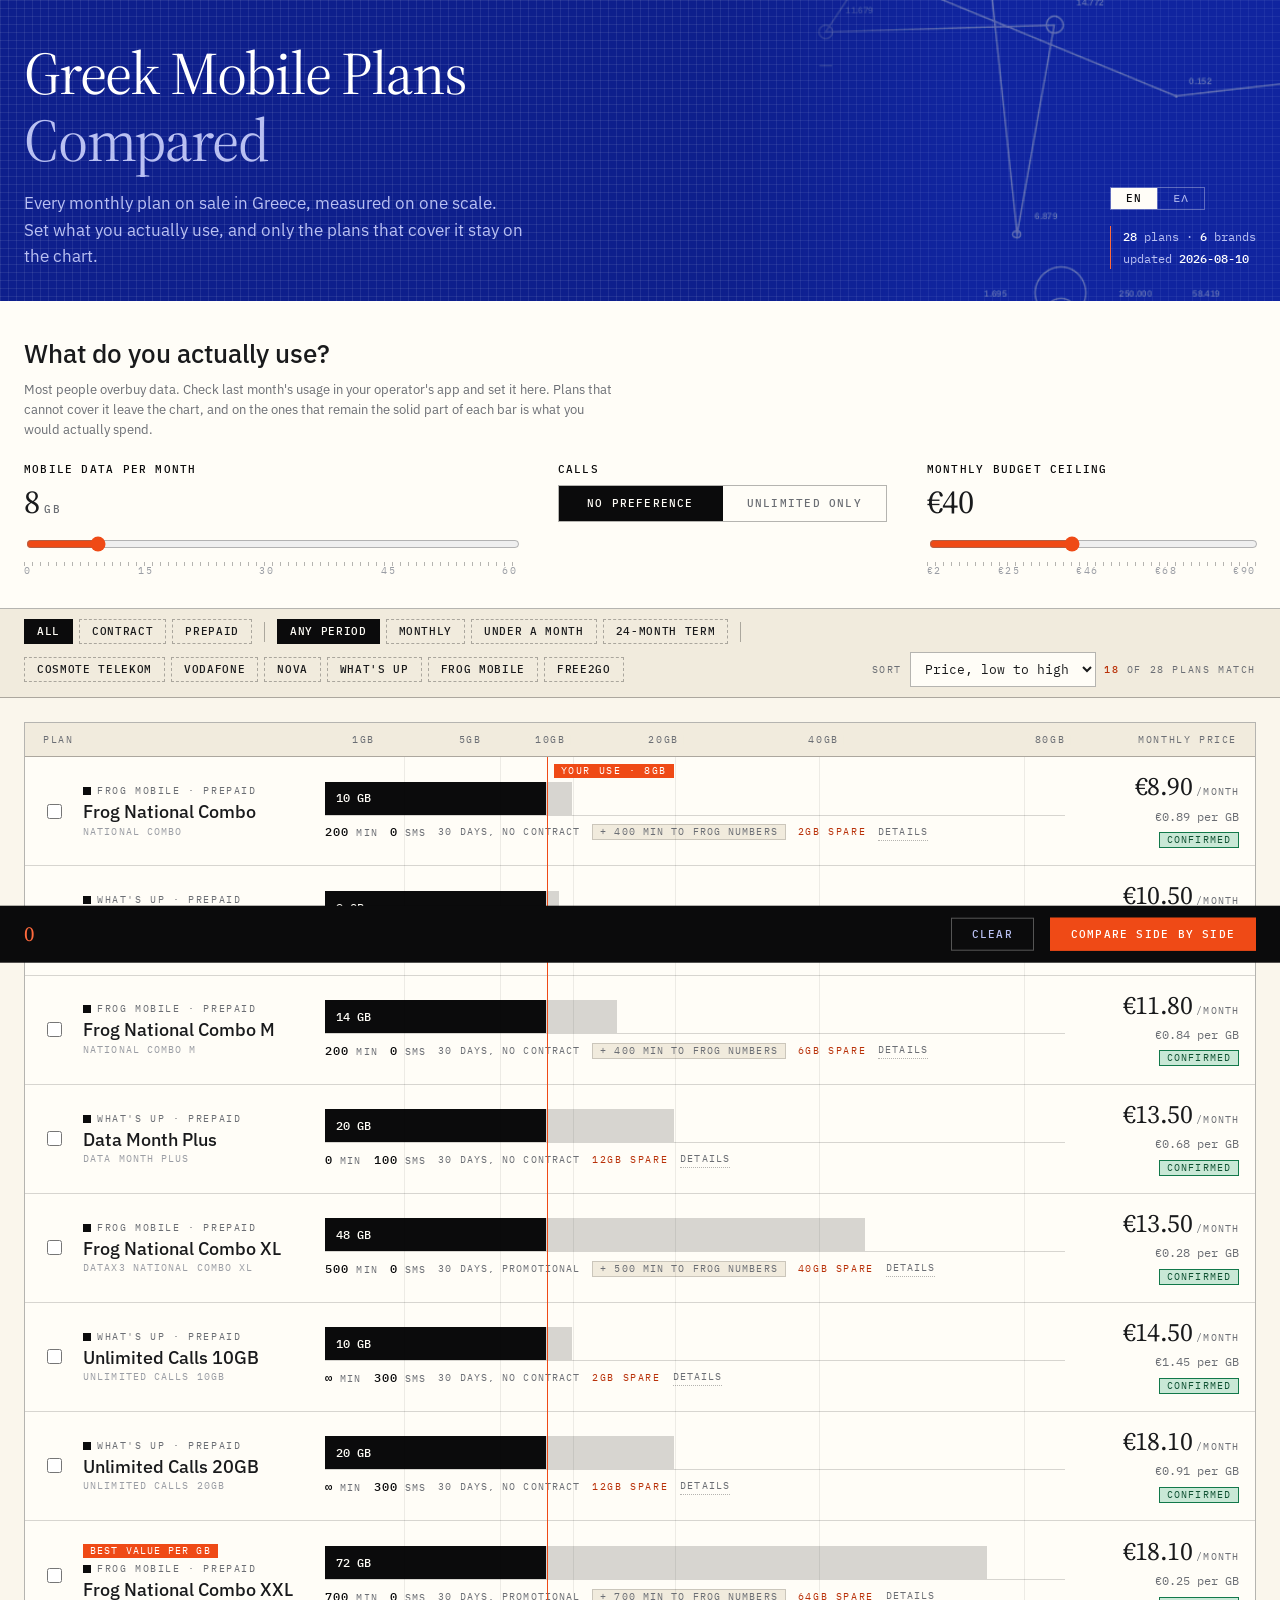
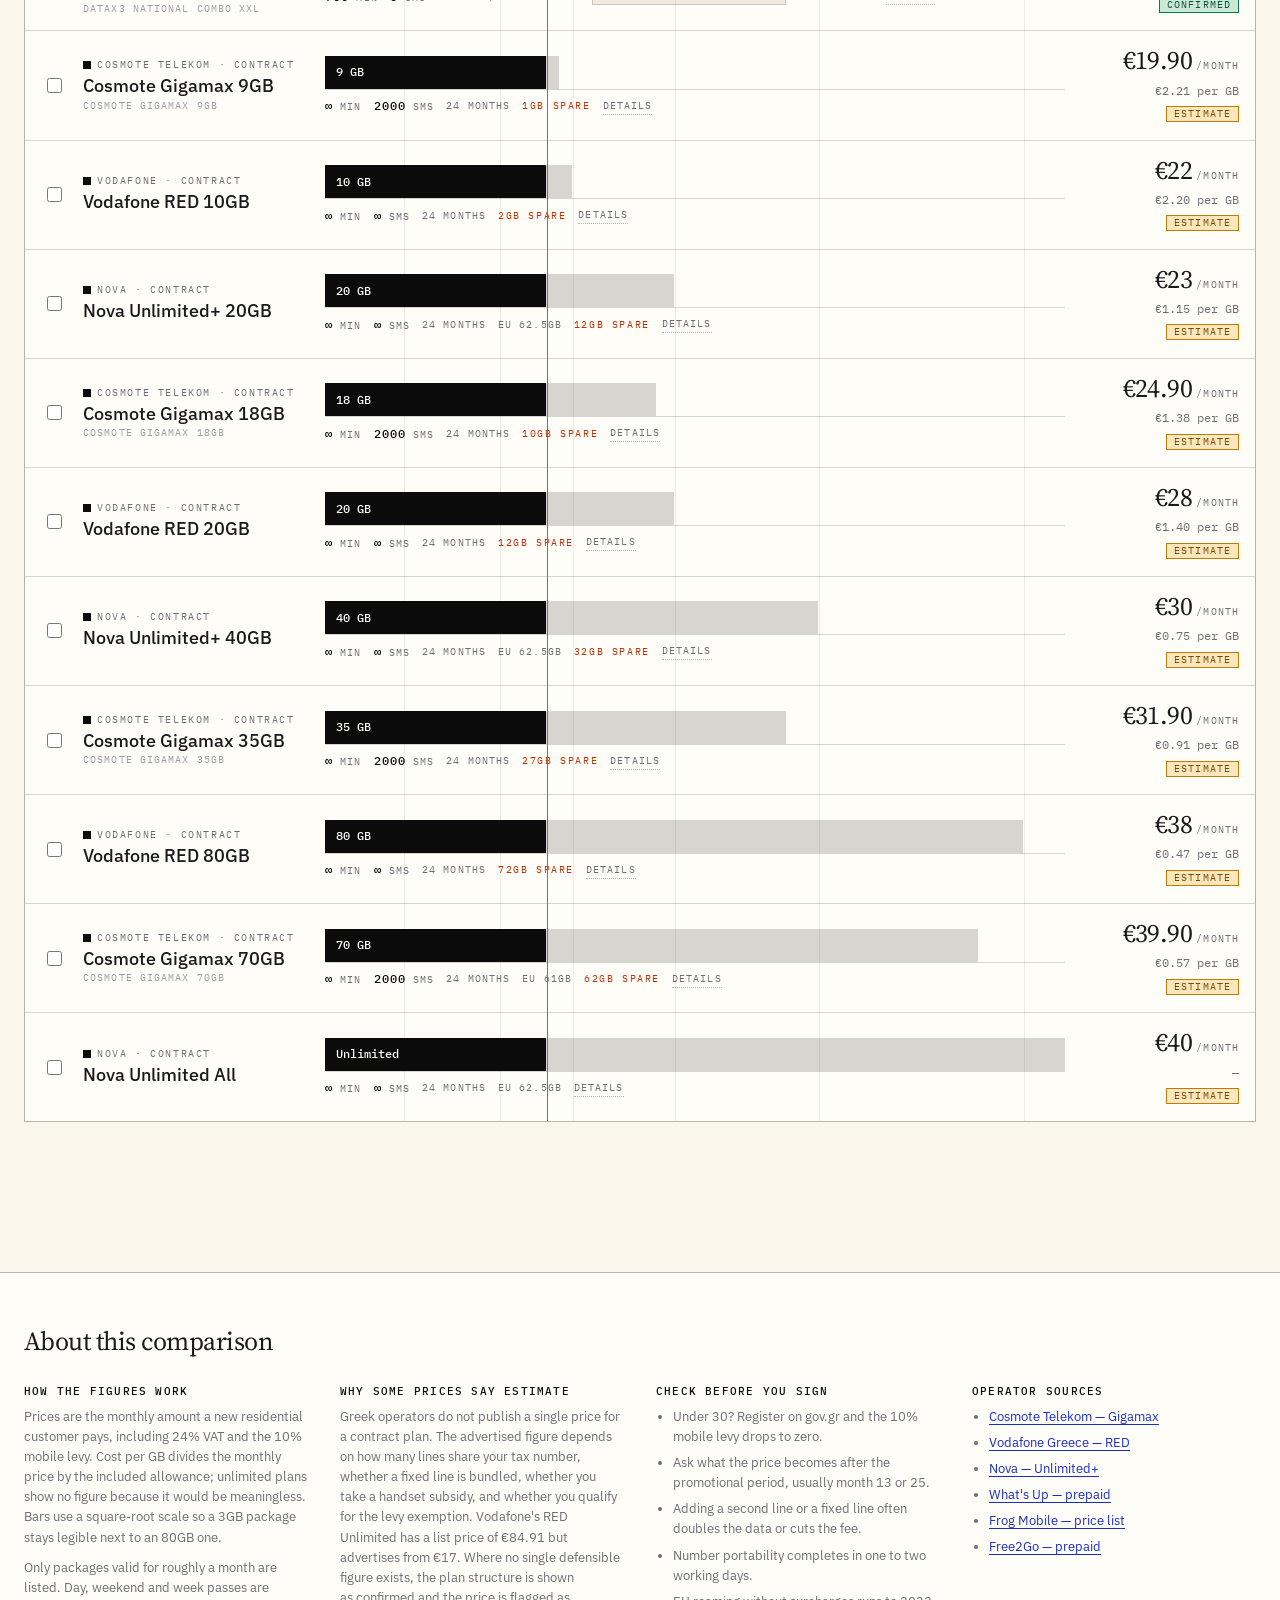
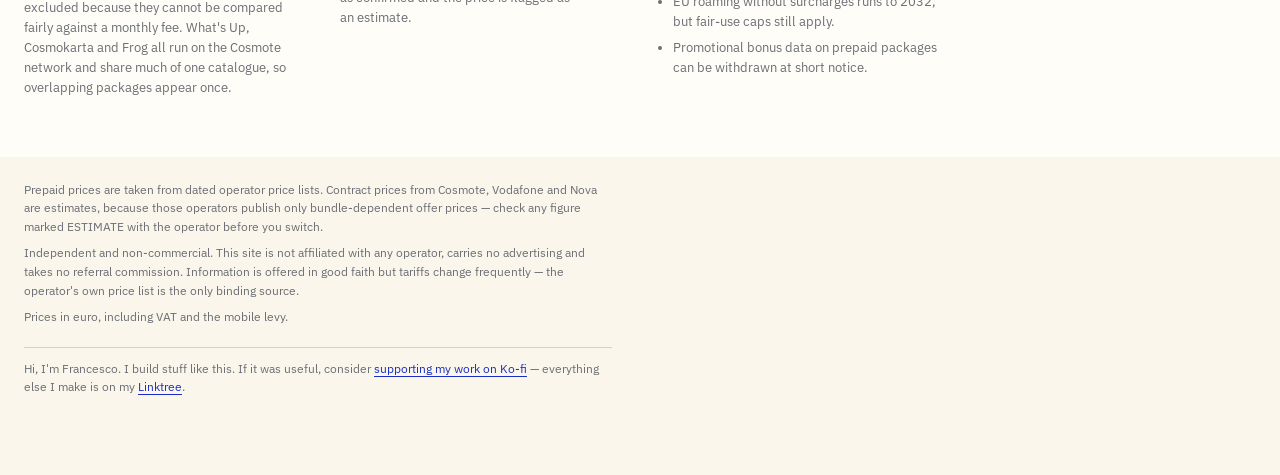
<file: index.html>
<!DOCTYPE html>
<html lang="en">
<head>
<meta charset="utf-8">
<meta name="viewport" content="width=device-width, initial-scale=1">
<title>Greek Mobile Plans Compared 2026 — Cosmote, Vodafone, Nova, prepaid &amp; contract</title>
<meta name="description" content="Compare every mobile plan in Greece by price, data, minutes and SMS. Cosmote, Vodafone, Nova, What's Up, Frog and Free2Go — contract and prepaid, with real cost per gigabyte.">
<meta name="robots" content="index,follow">
<meta property="og:type" content="website">
<meta property="og:title" content="Greek Mobile Plans Compared 2026">
<meta property="og:description" content="Set what you actually use. See only the plans that cover it, and what each gigabyte really costs.">
<meta property="og:locale" content="en_GB">
<meta property="og:locale:alternate" content="el_GR">
<meta name="twitter:card" content="summary">
<meta name="theme-color" content="#0E1F8C">
<link rel="icon" href="data:image/svg+xml,<svg xmlns='http://www.w3.org/2000/svg' viewBox='0 0 32 32'><rect width='32' height='32' fill='%230E1F8C'/><rect x='5' y='6' width='8' height='4' fill='%23fff' opacity='.35'/><rect x='5' y='14' width='15' height='4' fill='%23fff' opacity='.6'/><rect x='5' y='22' width='22' height='4' fill='%23fff'/><rect x='21' y='3' width='1.6' height='26' fill='%23EF4A16'/></svg>">
<link rel="preconnect" href="https://fonts.googleapis.com">
<link rel="preconnect" href="https://fonts.gstatic.com" crossorigin>
<link rel="stylesheet" href="styles.css">
<style>
/* ─────────────────────────────────────────────────────────────
   ΣΗΜΑ design system. All colour, type, spacing, line weights and
   motion come from the tokens in ../styles.css. Chrome is ink on
   warm paper; blueprint navy carries the masthead; signal orange
   is the single accent and marks one thing only — your usage.
   Operator brand colours are deliberately NOT used: the system
   ships no third-party brand assets, so operators are identified
   typographically (mono label + square mark).
   ───────────────────────────────────────────────────────────── */
*{box-sizing:border-box}
html{scroll-behavior:smooth}
body{margin:0;background:var(--surface-page);color:var(--text-body);font:var(--type-body);-webkit-font-smoothing:antialiased;text-wrap:pretty}
h1,h2,h3{font-family:var(--font-serif-display);font-weight:var(--weight-regular);margin:0;letter-spacing:var(--track-display)}
.num{font-family:var(--font-mono);font-variant-numeric:tabular-nums}
a{color:var(--text-link);text-decoration:underline;text-underline-offset:3px;text-decoration-thickness:1px}
a:hover{color:var(--text-link-hover)}
button{font-family:inherit;font-size:inherit;cursor:pointer;color:inherit}
:focus-visible{outline:1.5px solid var(--focus-ring);outline-offset:2px}
.wrap{max-width:var(--page-max);margin:0 auto;padding:0 var(--space-24)}
.skip{position:absolute;left:-9999px}
.skip:focus{left:24px;top:12px;z-index:200;background:var(--surface-card);padding:10px 16px;border:1px solid var(--line-strong)}

/* Status strip */
.ticker{display:flex;align-items:center;justify-content:space-between;gap:var(--space-32);height:26px;
  background:var(--ink-0);color:var(--text-on-dark);font:var(--type-micro);letter-spacing:var(--track-micro);
  text-transform:uppercase;padding:0 var(--space-24);overflow:hidden;white-space:nowrap}
.ticker span:nth-child(2){color:var(--signal-2)}

/* Masthead — blueprint scope */
.mast{background-color:var(--blueprint-1);color:#fff;padding:var(--space-40) 0 var(--space-32);position:relative;overflow:hidden;
  background-image:linear-gradient(rgba(255,255,255,.08) 1px,transparent 1px),linear-gradient(90deg,rgba(255,255,255,.08) 1px,transparent 1px);
  background-size:var(--grid-unit) var(--grid-unit)}
.mast::after{content:'';position:absolute;right:0;top:0;bottom:0;width:44%;opacity:.32;pointer-events:none;
  background:url("assets/imagery/network-blueprint.gif") right center/cover no-repeat;
  mask-image:linear-gradient(90deg,transparent,#000 45%);-webkit-mask-image:linear-gradient(90deg,transparent,#000 45%)}
.mast .wrap{display:flex;flex-wrap:wrap;gap:var(--space-24);align-items:flex-end;justify-content:space-between;position:relative;z-index:1}
.brand{max-width:660px}
.eyebrow{font:var(--type-micro);letter-spacing:var(--track-micro);text-transform:uppercase;color:var(--blueprint-4);
  margin-bottom:var(--space-12);display:flex;align-items:center;gap:var(--space-10)}
.eyebrow::before{content:'';width:26px;height:1.5px;background:var(--signal-2);flex:none}
.mast h1{font-size:clamp(32px,5vw,60px);line-height:var(--leading-tight);color:#fff}
.mast h1 em{font-style:normal;color:var(--blueprint-4)}
.tagline{font:var(--type-body);font-size:var(--text-body-lg);color:var(--blueprint-4);margin:var(--space-16) 0 0;max-width:54ch}
.mast-side{display:flex;flex-direction:column;align-items:flex-start;gap:var(--space-16)}
.stamp{font:var(--type-body-mono);font-size:var(--text-caption);line-height:1.8;color:var(--blueprint-4);
  border-left:1.5px solid var(--signal-2);padding-left:var(--space-12)}
.stamp b{color:#fff;font-weight:var(--weight-medium)}
.langtog{display:flex;border:1px solid rgba(255,255,255,.32)}
.langtog button{background:transparent;border:0;color:var(--blueprint-4);padding:5px 15px;
  font:var(--type-label);letter-spacing:var(--track-label);text-transform:uppercase;transition:var(--transition-control)}
.langtog button+button{border-left:1px solid rgba(255,255,255,.32)}
.langtog button[aria-pressed="true"]{background:var(--paper-0);color:var(--ink-0)}

/* Disclosure */
.caveat{background:var(--signal-4);border-bottom:1px solid var(--signal-3);font-size:var(--text-small);
  padding:var(--space-12) 0;color:var(--signal-0)}
.caveat .wrap{display:flex;gap:var(--space-12);align-items:flex-start}
.caveat svg{flex:none;margin-top:3px}
.caveat p{margin:0;max-width:108ch}

/* Sizer */
.sizer{background:var(--surface-card);border-bottom:1px solid var(--line-rule);padding:var(--space-32) 0}
.sizer h2{font-size:var(--text-h4);font-family:var(--font-sans);font-weight:var(--weight-medium);letter-spacing:0;margin-bottom:var(--space-6)}
.sizer .lede{color:var(--text-muted);font-size:var(--text-small);margin:0 0 var(--space-24);max-width:74ch}
.sizer-grid{display:grid;grid-template-columns:minmax(300px,1.5fr) 1fr 1fr;gap:var(--space-40);align-items:start}
.lbl{display:block;font:var(--type-label);letter-spacing:var(--track-label);text-transform:uppercase;
  color:var(--text-strong);margin-bottom:var(--space-10)}
.readout{font-family:var(--font-serif-display);font-size:var(--text-h3);line-height:1;margin-bottom:var(--space-12);
  letter-spacing:var(--track-display);font-variant-numeric:tabular-nums}
.readout .unit{font:var(--type-label);letter-spacing:var(--track-label);text-transform:uppercase;color:var(--text-muted);margin-left:5px}
input[type=range]{width:100%;accent-color:var(--signal-1);height:24px;cursor:pointer}
.ticks{display:flex;justify-content:space-between;font:var(--type-micro);letter-spacing:var(--track-micro);color:var(--text-faint);
  padding-top:var(--space-4);background-image:repeating-linear-gradient(90deg,var(--line-rule) 0 1px,transparent 1px 8px);
  background-size:100% var(--tick-len);background-repeat:no-repeat}
.seg{display:flex;border:1px solid var(--line-rule)}
.seg button{flex:1;background:var(--surface-card);border:0;border-right:1px solid var(--line-hair);padding:12px 8px;
  font:var(--type-label);letter-spacing:var(--track-label);text-transform:uppercase;color:var(--text-muted);transition:var(--transition-control)}
.seg button:last-child{border-right:0}
.seg button:hover{background:var(--surface-sunken);color:var(--text-strong)}
.seg button[aria-pressed="true"]{background:var(--ink-0);color:var(--text-on-dark)}

/* Toolbar */
.toolbar{position:sticky;top:0;z-index:40;background:var(--surface-sunken);border-bottom:1px solid var(--line-rule);padding:var(--space-10) 0}
.toolbar .wrap{display:flex;flex-wrap:wrap;gap:var(--space-8);align-items:center}
.chips{display:flex;flex-wrap:wrap;gap:var(--space-6)}
.chip{border:1px dashed var(--line-rule);background:transparent;padding:6px 12px;
  font:var(--type-label);letter-spacing:var(--track-caps);text-transform:uppercase;color:var(--text-body);
  display:inline-flex;align-items:center;gap:var(--space-6);transition:var(--transition-control)}
.chip:hover{background:var(--surface-card);border-color:var(--line-strong)}
.chip[aria-pressed="true"]{background:var(--ink-0);border:1px solid var(--ink-0);color:var(--text-on-dark)}
.divider{width:1px;height:20px;background:var(--line-rule);margin:0 var(--space-4)}
.spacer{flex:1}
.selwrap{display:flex;align-items:center;gap:var(--space-8);font:var(--type-micro);letter-spacing:var(--track-micro);
  text-transform:uppercase;color:var(--text-muted)}
select{font:var(--type-body-mono);padding:7px 10px;border:1px solid var(--line-rule);background:var(--surface-card);color:var(--text-body)}
.count{font:var(--type-micro);letter-spacing:var(--track-micro);text-transform:uppercase;color:var(--text-muted)}
.count b{color:var(--text-accent);font-weight:var(--weight-medium)}

/* Chart */
main{padding:var(--space-24) 0 150px}
.chart{background:var(--surface-card);border:1px solid var(--line-rule);position:relative;overflow:hidden}
.axis{display:grid;grid-template-columns:252px 1fr 158px;align-items:center;border-bottom:1px solid var(--line-rule);
  height:34px;font:var(--type-micro);letter-spacing:var(--track-micro);text-transform:uppercase;color:var(--text-muted);
  position:relative;z-index:6;background:var(--surface-sunken)}
.axis-label{padding-left:18px}
.axis-scale{position:relative;height:100%}
.tick{position:absolute;top:0;bottom:0;display:flex;align-items:center;transform:translateX(-50%)}
.tick span{background:var(--surface-sunken);padding:0 5px}
.axis-right{text-align:right;padding-right:18px}

.overlay{position:absolute;top:34px;bottom:0;width:0;pointer-events:none;z-index:3}
.gline{position:absolute;top:0;bottom:0;width:1px;background:var(--line-grid)}
.needle{position:absolute;top:0;bottom:0;width:1px;background:var(--signal-1);transition:left var(--dur-slow) var(--ease-instrument)}
.needle .ntag{position:absolute;top:7px;left:7px;font:var(--type-micro);letter-spacing:var(--track-micro);text-transform:uppercase;
  color:var(--text-on-accent);background:var(--signal-1);padding:2px 7px;white-space:nowrap}
.needle.flip .ntag{left:auto;right:7px}

.rows{position:relative;z-index:1}
.plan{display:grid;align-items:center;gap:var(--space-16);padding:var(--space-16) var(--space-16);
  border-bottom:1px solid var(--line-hair);position:relative;transition:background var(--dur-fast) var(--ease-instrument)}
.plan:last-child{border-bottom:0}
.plan:hover{background:var(--paper-1)}
.plan.picked{background:var(--signal-4)}
.plan.picked::before{content:'';position:absolute;left:0;top:0;bottom:0;width:3px;background:var(--signal-1)}
.pickbox{display:flex;align-items:center;justify-content:center}
.pickbox input{width:15px;height:15px;accent-color:var(--ink-0);border-radius:0;cursor:pointer}

.ident .op{display:flex;align-items:center;gap:var(--space-6);margin-bottom:var(--space-4)}
.swatch{width:8px;height:8px;flex:none;background:var(--ink-0)}
.opname{font:var(--type-micro);letter-spacing:var(--track-micro);text-transform:uppercase;color:var(--text-muted)}
.ident h3{font-family:var(--font-sans);font-weight:var(--weight-medium);font-size:var(--text-h6);
  line-height:var(--leading-snug);letter-spacing:0}
.ident .el{font:var(--type-micro);letter-spacing:var(--track-label);text-transform:uppercase;color:var(--text-faint);margin-top:3px}
.tag{display:inline-block;font:var(--type-micro);letter-spacing:var(--track-label);text-transform:uppercase;
  background:var(--signal-1);color:var(--text-on-accent);padding:2px 7px;margin-bottom:var(--space-6)}

/* Bar: solid = what you would use, tint = headroom above it */
.meter{position:relative}
.track{position:relative;height:34px;border-bottom:1px solid var(--line-hair)}
.fill-head,.fill-core{position:absolute;left:0;top:0;bottom:0;transition:width var(--dur-slow) var(--ease-instrument)}
.fill-head{opacity:.16}
.fill-head.unl{background-image:repeating-linear-gradient(115deg,transparent 0 6px,rgba(255,255,255,.8) 6px 12px)}
.plan.mounting .fill-head,.plan.mounting .fill-core{width:0!important}
.meterlabel{position:absolute;top:50%;transform:translateY(-50%);font:var(--type-data);font-size:var(--text-caption);
  white-space:nowrap;z-index:3;transition:left var(--dur-slow) var(--ease-instrument)}
.meterlabel.inside{color:var(--text-on-dark)}
.meterlabel.outside{color:var(--text-strong)}
.needle-local{display:none;position:absolute;top:-3px;bottom:-3px;width:1px;background:var(--signal-1);z-index:4}
.subline{display:flex;gap:var(--space-12);flex-wrap:wrap;margin-top:var(--space-8);
  font:var(--type-micro);letter-spacing:var(--track-label);text-transform:uppercase;color:var(--text-muted);align-items:center}
.subline b{color:var(--text-strong);font-weight:var(--weight-medium);font-family:var(--font-mono);font-size:var(--text-caption)}
.onnet{background:var(--surface-sunken);border:1px solid var(--line-hair);padding:2px 7px}
.spare{font:var(--type-micro);letter-spacing:var(--track-micro);color:var(--text-accent)}
.detailbtn{background:none;border:0;font:var(--type-micro);letter-spacing:var(--track-label);text-transform:uppercase;
  padding:3px 0;color:var(--text-muted);border-bottom:1px dotted var(--line-rule)}
.detailbtn:hover{color:var(--text-strong);border-bottom-color:var(--line-strong)}

.price{text-align:right}
.price .big{font-family:var(--font-serif-display);font-size:var(--text-h4);line-height:1;
  letter-spacing:var(--track-display);font-variant-numeric:tabular-nums}
.price .per{font:var(--type-micro);letter-spacing:var(--track-label);text-transform:uppercase;color:var(--text-muted);margin-left:4px}
.price .pergb{font:var(--type-body-mono);font-size:var(--text-caption);color:var(--text-muted);margin-top:var(--space-6)}
.est{display:inline-block;margin-top:var(--space-6);font:var(--type-micro);letter-spacing:var(--track-label);
  text-transform:uppercase;padding:2px 7px;border:1px solid}
.est.confirmed{background:var(--status-go-bg);color:var(--status-go-fg);border-color:var(--status-go-dot)}
.est.estimate{background:var(--status-warn-bg);color:var(--status-warn-fg);border-color:var(--status-warn-dot)}

.detail{grid-column:1/-1;margin-top:var(--space-12);padding:var(--space-16);background:var(--surface-sunken);
  border:1px solid var(--line-hair);font-size:var(--text-small)}
.detail .prov{font:var(--type-micro);letter-spacing:var(--track-micro);text-transform:uppercase;color:var(--text-accent);margin-bottom:var(--space-10)}
.detail ul{margin:0 0 var(--space-12);padding-left:18px;color:var(--text-muted)}
.detail li{margin-bottom:var(--space-4)}

.empty{text-align:center;padding:74px 24px}
.empty h3{font-size:var(--text-h4);margin-bottom:var(--space-8)}
.empty p{color:var(--text-muted);max-width:46ch;margin:0 auto;font-size:var(--text-small)}

/* Tray + modal */
.tray{position:fixed;left:0;right:0;bottom:0;z-index:60;background:var(--ink-0);color:var(--text-on-dark);
  transform:translateY(110%);transition:transform var(--dur-base) var(--ease-instrument)}
.tray.on{transform:none}
.tray .wrap{display:flex;align-items:center;gap:var(--space-16);padding:var(--space-12) var(--space-24);flex-wrap:wrap}
.tray .n{font-family:var(--font-serif-display);font-size:var(--text-h5);color:var(--signal-2)}
.tray .names{font:var(--type-micro);letter-spacing:var(--track-label);text-transform:uppercase;color:var(--blueprint-4);flex:1;min-width:180px}
.btn{background:var(--signal-1);color:var(--text-on-accent);border:1.5px solid var(--signal-1);padding:10px 20px;
  font:var(--type-label);letter-spacing:var(--track-label);text-transform:uppercase;transition:var(--transition-control)}
.btn:hover{background:var(--signal-0);border-color:var(--signal-0)}
.btn.ghost{background:transparent;color:var(--blueprint-4);border:1.5px solid rgba(255,255,255,.3)}
.btn.ghost:hover{background:transparent;color:#fff;border-color:#fff}
.btn.line{background:transparent;color:var(--text-strong);border:1.5px solid var(--line-strong)}
.btn.line:hover{background:var(--ink-0);color:var(--text-on-dark)}
.modal{position:fixed;inset:0;z-index:80;background:var(--overlay-scrim);backdrop-filter:var(--blur-panel);display:none;padding:28px;overflow:auto}
.modal.on{display:block}
.sheet{background:var(--surface-card);max-width:1020px;margin:0 auto;border:1px solid var(--line-strong);
  padding:var(--space-24);box-shadow:var(--shadow-panel)}
.sheet header{display:flex;justify-content:space-between;align-items:flex-start;gap:var(--space-16);margin-bottom:var(--space-20)}
.sheet h2{font-size:var(--text-h3)}
table{width:100%;border-collapse:collapse;font-size:var(--text-small);border:1px solid var(--line-rule)}
th,td{text-align:left;padding:var(--space-10) var(--space-12);border-right:1px solid var(--line-hair);
  border-bottom:1px solid var(--line-hair);vertical-align:top}
thead th{background:var(--surface-sunken);font:var(--type-label);letter-spacing:var(--track-label);text-transform:uppercase;
  color:var(--text-strong);border-bottom:1px solid var(--line-rule)}
tbody th{background:var(--surface-sunken);font:var(--type-micro);letter-spacing:var(--track-micro);text-transform:uppercase;
  color:var(--text-muted);font-weight:var(--weight-regular);width:158px}
tbody td{font:var(--type-body-mono);font-size:var(--text-caption)}
td.best{background:var(--signal-4);color:var(--text-accent)}

/* About */
.about{background:var(--surface-card);border-top:1px solid var(--line-rule);padding:var(--space-48) 0}
.about h2{font-size:var(--text-h4);margin-bottom:var(--space-24)}
.cols{display:grid;grid-template-columns:repeat(auto-fit,minmax(250px,1fr));gap:var(--space-32)}
.about h3{font:var(--type-label);letter-spacing:var(--track-label);text-transform:uppercase;color:var(--text-strong);margin-bottom:var(--space-10)}
.about p,.about li{font-size:var(--text-small);color:var(--text-muted);line-height:var(--leading-body)}
.about p{margin:0 0 var(--space-10)}
.about ul{margin:0;padding-left:17px}
.about li{margin-bottom:var(--space-6)}
footer{padding:var(--space-24) 0 70px;font-size:var(--text-caption);color:var(--text-muted)}
footer p{margin:0 0 var(--space-8);max-width:84ch}
.bio{margin-top:var(--space-20);padding-top:var(--space-12);border-top:1px solid var(--line-hair);max-width:84ch}
.bio p{font-size:var(--text-caption);color:var(--text-muted)}

@media (max-width:900px){
  .sizer-grid{grid-template-columns:1fr;gap:var(--space-24)}
  .axis,.overlay{display:none}
  .plan{grid-template-columns:22px 1fr!important;gap:var(--space-12);padding:var(--space-16)}
  .meter,.price{grid-column:1/-1}
  .price{text-align:left;display:flex;align-items:baseline;gap:var(--space-12);flex-wrap:wrap}
  .price .pergb,.est{margin-top:0}
  .needle-local{display:block}
  .ticker{display:none}
  .mast .wrap{align-items:flex-start}
  .mast-side{flex-direction:row;align-items:center;gap:var(--space-16)}
}
@media (prefers-reduced-motion:reduce){*{transition:none!important;animation:none!important}html{scroll-behavior:auto}}
@media print{.toolbar,.tray,.sizer,.langtog,.pickbox,.detailbtn,.overlay,.ticker{display:none!important}body{background:#fff}.plan{break-inside:avoid}}
</style>
</head>
<body>
<template id="__bundler_thumbnail" data-bg-color="#0E1F8C">
<svg viewBox="0 0 1200 800" xmlns="http://www.w3.org/2000/svg"><rect width="1200" height="800" fill="#0E1F8C"/><g fill="#FFFDF7"><rect x="240" y="470" width="200" height="46"/><rect x="240" y="546" width="360" height="46"/><rect x="240" y="622" width="560" height="46"/></g><rect x="820" y="440" width="6" height="260" fill="#EF4A16"/><text x="240" y="330" font-family="Georgia,serif" font-size="120" fill="#FFFDF7">Plans</text></svg>
</template>
<a class="skip" href="#chart">Skip to the plans</a>


<header class="mast">
  <div class="wrap">
    <div class="brand">
      <h1 id="wordmark"></h1>
      <p class="tagline" id="tagline"></p>
    </div>
    <div class="mast-side">
      <div class="langtog" role="group" aria-label="Language">
        <button data-lang="en" aria-pressed="true">EN</button>
        <button data-lang="el" aria-pressed="false">ΕΛ</button>
      </div>
      <div class="stamp" id="stamp"></div>
    </div>
  </div>
</header>

<section class="sizer">
  <div class="wrap">
    <h2 id="sizerTitle"></h2>
    <p class="lede" id="sizerLede"></p>
    <div class="sizer-grid">
      <div>
        <label class="lbl" for="useData" id="lblData"></label>
        <div class="readout"><span id="useDataOut">8</span><span class="unit">GB</span></div>
        <input type="range" id="useData" min="0" max="60" step="1" value="8">
        <div class="ticks"><span>0</span><span>15</span><span>30</span><span>45</span><span>60</span></div>
      </div>
      <div>
        <span class="lbl" id="lblCalls"></span>
        <div class="seg" role="group" id="needCalls" aria-labelledby="lblCalls">
          <button data-v="any" aria-pressed="true" id="cAny"></button>
          <button data-v="unlimited" aria-pressed="false" id="cUnl"></button>
        </div>
      </div>
      <div>
        <label class="lbl" for="budget" id="lblBudget"></label>
        <div class="readout">€<span id="budgetOut">40</span></div>
        <input type="range" id="budget" min="2" max="90" step="1" value="40">
        <div class="ticks"><span>€2</span><span>€25</span><span>€46</span><span>€68</span><span>€90</span></div>
      </div>
    </div>
  </div>
</section>

<div class="toolbar">
  <div class="wrap">
    <div class="chips" id="typeChips" role="group" aria-label="Contract type"></div>
    <span class="divider"></span>
    <div class="chips" id="durChips" role="group" aria-label="Billing period"></div>
    <span class="divider"></span>
    <div class="chips" id="opChips" role="group" aria-label="Operators"></div>
    <div class="spacer"></div>
    <label class="selwrap"><span id="lblSort"></span>
      <select id="sort">
        <option value="price"></option><option value="pergb"></option>
        <option value="data"></option><option value="headroom"></option>
      </select>
    </label>
    <span class="count" id="count"></span>
  </div>
</div>

<main>
  <div class="wrap">
    <div class="chart" id="chart">
      <div class="axis" id="axis">
        <div class="axis-label" id="axisLabel"></div>
        <div class="axis-scale" id="axisScale"></div>
        <div class="axis-right" id="axisRight"></div>
      </div>
      <div class="overlay" id="overlay"></div>
      <div class="rows" id="results"></div>
    </div>
  </div>
</main>

<div class="tray" id="tray">
  <div class="wrap">
    <span class="n" id="trayCount">0</span>
    <span class="names" id="trayNames"></span>
    <button class="btn ghost" id="clearPick"></button>
    <button class="btn" id="openCompare"></button>
  </div>
</div>

<div class="modal" id="modal" role="dialog" aria-modal="true" aria-labelledby="cmpTitle">
  <div class="sheet">
    <header><h2 id="cmpTitle"></h2><button class="btn line" id="closeCompare"></button></header>
    <div style="overflow-x:auto"><table id="cmpTable"></table></div>
  </div>
</div>

<section class="about">
  <div class="wrap">
    <h2 id="aboutTitle"></h2>
    <div class="cols">
      <div><h3 id="hMethod"></h3><p id="pMethod"></p><p id="pScope"></p></div>
      <div><h3 id="hPrices"></h3><p id="pPrices"></p></div>
      <div><h3 id="hCheck"></h3><ul id="checkList"></ul></div>
      <div><h3 id="hSources"></h3>
        <ul>
          <li><a href="https://www.cosmote.gr/static/cosmote/el/programmata-kinitis" target="_blank" rel="noopener">Cosmote Telekom — Gigamax</a></li>
          <li><a href="https://www.vodafone.gr/en/eshop/symvolaio/c-100159" target="_blank" rel="noopener">Vodafone Greece — RED</a></li>
          <li><a href="https://nova.gr/kiniti-tilefonia/simvolaia-kinitis/programmata-kinitis" target="_blank" rel="noopener">Nova — Unlimited+</a></li>
          <li><a href="https://www.whatsup.gr" target="_blank" rel="noopener">What's Up — prepaid</a></li>
          <li><a href="https://www.frogmobile.gr/el/paketa-internet" target="_blank" rel="noopener">Frog Mobile — price list</a></li>
          <li><a href="https://www.f2g.gr" target="_blank" rel="noopener">Free2Go — prepaid</a></li>
        </ul>
      </div>
    </div>
  </div>
</section>

<footer><div class="wrap">
  <p id="pricesNote"></p>
  <p id="legal"></p>
  <p id="colophon"></p>
  <div class="bio">
    <p>Hi, I'm Francesco. I build stuff like this. If it was useful, consider
      <a href="https://ko-fi.com" target="_blank" rel="noopener">supporting my work on Ko-fi</a>
      — everything else I make is on my <a href="https://linktr.ee" target="_blank" rel="noopener">Linktree</a>.</p>
  </div>
</div></footer>

<script>
/* ══════════════════════════════════════════════════════════════
   PLAN DATA — the single place to edit when tariffs change.
   confidence : "confirmed" = dated operator price list (see source)
                "estimate"  = structure confirmed, price estimated
   data       : GB per month, or null for unlimited
   minutes/sms: number, "unlimited", or "bundle" (undisclosed)
   onnet      : same-network-only allowance, listed separately
   ══════════════════════════════════════════════════════════════ */
const DB = {
  updated: "2026-08-10",
  operators: {
    cosmote:  { label:"Cosmote Telekom", colour:"#E20074" },
    vodafone: { label:"Vodafone",        colour:"#E60000" },
    nova:     { label:"Nova",            colour:"#0089C7" },
    whatsup:  { label:"What's Up",       colour:"#6D2A80" },
    frog:     { label:"Frog Mobile",     colour:"#3F8A22" },
    free2go:  { label:"Free2Go",         colour:"#E0700C" }
  },
  plans: [
    /* ── CONTRACT ─────────────────────────────────────────── */
    { id:"cos-9", op:"cosmote", type:"contract", name:"Cosmote Gigamax 9GB", el:"COSMOTE GIGAMAX 9GB",
      price:19.90, data:9, minutes:"unlimited", sms:2000, term:"24 months", confidence:"estimate", euFup:null,
      source:"Plan structure from Cosmote, July 2025 restructure",
      notes:["The undiscounted list price is far higher — this reflects the fee discount offered instead of a handset subsidy.","MagentaONE bundling with a Cosmote fixed line takes a further 10% off."],
      url:"https://www.cosmote.gr/static/cosmote/el/programmata-kinitis" },
    { id:"cos-18", op:"cosmote", type:"contract", name:"Cosmote Gigamax 18GB", el:"COSMOTE GIGAMAX 18GB",
      price:24.90, data:18, minutes:"unlimited", sms:2000, term:"24 months", confidence:"estimate", euFup:null,
      source:"Plan structure from Cosmote, July 2025 restructure",
      notes:["Replaced the former Gigamax 12GB L tier in July 2025."],
      url:"https://www.cosmote.gr/static/cosmote/el/programmata-kinitis" },
    { id:"cos-35", op:"cosmote", type:"contract", name:"Cosmote Gigamax 35GB", el:"COSMOTE GIGAMAX 35GB",
      price:31.90, data:35, minutes:"unlimited", sms:2000, term:"24 months", confidence:"estimate", euFup:null,
      source:"Plan structure from Cosmote, July 2025 restructure",
      notes:["Replaced the former Gigamax 25GB L tier."],
      url:"https://www.cosmote.gr/static/cosmote/el/programmata-kinitis" },
    { id:"cos-70", op:"cosmote", type:"contract", name:"Cosmote Gigamax 70GB", el:"COSMOTE GIGAMAX 70GB",
      price:39.90, data:70, minutes:"unlimited", sms:2000, term:"24 months", confidence:"estimate", euFup:61,
      source:"Plan structure and roaming cap from Cosmote, July 2025",
      notes:["Fair-use cap of 61GB when roaming inside the EU."],
      url:"https://www.cosmote.gr/static/cosmote/el/programmata-kinitis" },
    { id:"cos-unl", op:"cosmote", type:"contract", name:"Cosmote Gigamax Unlimited", el:"COSMOTE GIGAMAX UNLIMITED",
      price:49.90, data:null, minutes:"unlimited", sms:2000, term:"24 months", confidence:"estimate", euFup:79,
      source:"Plan structure and roaming cap from Cosmote, July 2025",
      notes:["Minutes also cover calls to EU countries plus the US and Canada.","Includes three free Travel Passes a month for Zone A countries.","Fair-use cap of 79GB when roaming inside the EU."],
      url:"https://www.cosmote.gr/static/cosmote/el/programmata-kinitis" },

    { id:"vf-5", op:"vodafone", type:"contract", name:"Vodafone RED 5GB", el:"Vodafone RED 5GB",
      price:17.00, data:5, minutes:"unlimited", sms:"unlimited", term:"24 months", confidence:"estimate", euFup:null,
      source:"Vodafone advertises RED contracts from €17/month",
      notes:["A second Vodafone mobile or fixed line on the same tax number doubles the gigabytes."],
      url:"https://www.vodafone.gr/en/eshop/symvolaio/c-100159" },
    { id:"vf-10", op:"vodafone", type:"contract", name:"Vodafone RED 10GB", el:"Vodafone RED 10GB",
      price:22.00, data:10, minutes:"unlimited", sms:"unlimited", term:"24 months", confidence:"estimate", euFup:null,
      source:"Plan structure from Vodafone RED price list, 2026",
      notes:["Gigabytes double with any additional Vodafone line on the same tax number."],
      url:"https://www.vodafone.gr/en/eshop/symvolaio/c-100159" },
    { id:"vf-20", op:"vodafone", type:"contract", name:"Vodafone RED 20GB", el:"Vodafone RED 20GB",
      price:28.00, data:20, minutes:"unlimited", sms:"unlimited", term:"24 months", confidence:"estimate", euFup:null,
      source:"Plan structure from Vodafone RED price list, 2026",
      notes:["Gigabytes double with any additional Vodafone line on the same tax number."],
      url:"https://www.vodafone.gr/en/eshop/symvolaio/c-100159" },
    { id:"vf-80", op:"vodafone", type:"contract", name:"Vodafone RED 80GB", el:"Vodafone RED 80GB",
      price:38.00, data:80, minutes:"unlimited", sms:"unlimited", term:"24 months", confidence:"estimate", euFup:null,
      source:"Plan structure from Vodafone RED price list, 2026",
      notes:["Extra lines give a fee discount on this tier rather than doubled data."],
      url:"https://www.vodafone.gr/en/eshop/symvolaio/c-100159" },
    { id:"vf-unl", op:"vodafone", type:"contract", name:"Vodafone RED Unlimited", el:"Vodafone RED Unlimited",
      price:45.00, data:null, minutes:"unlimited", sms:6000, term:"24 months", confidence:"estimate", euFup:76,
      source:"Undiscounted list price €84.91 — Vodafone price list, June 2026",
      notes:["The list price is €84.91 a month; the figure shown assumes the standard new-customer discounts.","Each extra Vodafone line on the same tax number adds a 7% discount.","Fair-use cap of 76GB roaming in the EU, 5GB a day elsewhere via Πας Παντού."],
      url:"https://www.vodafone.gr/en/eshop/symvolaio/c-100159" },

    { id:"nova-5", op:"nova", type:"contract", name:"Nova Unlimited+ 5GB", el:"Nova Unlimited+ 5GB",
      price:16.00, data:5, minutes:"unlimited", sms:"unlimited", term:"24 months", confidence:"estimate", euFup:62.5,
      source:"Nova advertises mobile plans from €16/month",
      notes:["Your Data rolls unused gigabytes forward for the life of the contract.","GB Control cuts data off at the limit instead of charging overage."],
      url:"https://nova.gr/kiniti-tilefonia/simvolaia-kinitis/programmata-kinitis" },
    { id:"nova-20", op:"nova", type:"contract", name:"Nova Unlimited+ 20GB", el:"Nova Unlimited+ 20GB",
      price:23.00, data:20, minutes:"unlimited", sms:"unlimited", term:"24 months", confidence:"estimate", euFup:62.5,
      source:"Plan structure from Nova, February 2026 relaunch",
      notes:["Unused gigabytes roll forward through Your Data.","Every household line on the same account pays the same price."],
      url:"https://nova.gr/kiniti-tilefonia/simvolaia-kinitis/programmata-kinitis" },
    { id:"nova-40", op:"nova", type:"contract", name:"Nova Unlimited+ 40GB", el:"Nova Unlimited+ 40GB",
      price:30.00, data:40, minutes:"unlimited", sms:"unlimited", term:"24 months", confidence:"estimate", euFup:62.5,
      source:"Plan structure from Nova, February 2026 relaunch",
      notes:["Unused gigabytes roll forward through Your Data."],
      url:"https://nova.gr/kiniti-tilefonia/simvolaia-kinitis/programmata-kinitis" },
    { id:"nova-unl", op:"nova", type:"contract", name:"Nova Unlimited All", el:"Nova Unlimited All",
      price:40.00, data:null, minutes:"unlimited", sms:"unlimited", term:"24 months", confidence:"estimate", euFup:62.5,
      source:"Plan structure and roaming cap from Nova, February 2026",
      notes:["Genuinely unlimited inside Greece; 62.5GB fair-use cap when roaming in the EU.","Two or three lines on one account cut the per-line price substantially."],
      url:"https://nova.gr/kiniti-tilefonia/simvolaia-kinitis/programmata-kinitis" },

    /* ── PREPAID · Cosmote network ─────────────────────────── */
    { id:"wu-datamonth", op:"whatsup", type:"prepaid", name:"Data Month", el:"DATA MONTH",
      price:10.50, data:9, minutes:0, sms:100, term:"30 days, no contract", confidence:"confirmed", euFup:null,
      source:"What's Up / Frog price list, 30 March 2026",
      notes:["Data and SMS only — calls are charged from your balance.","Upgraded from 4GB to 9GB on 30 March 2026, with the price rising to €10.50.","Sold identically as Cosmokarta and Frog on the same Cosmote network."],
      url:"https://www.frogmobile.gr/el/paketa-internet" },
    { id:"wu-toall", op:"whatsup", type:"prepaid", name:"Calls to All / Combo to All", el:"CALLS TO ALL / COMBO TO ALL",
      price:12.70, data:3, minutes:"bundle", sms:"bundle", term:"30 days, no contract", confidence:"confirmed", euFup:null,
      source:"What's Up price change notice, 30 March 2026",
      notes:["Data doubled from 1.5GB to 3GB on 30 March 2026 and the price rose from €11.50 to €12.70.","Includes a bundled call and SMS allowance to all Greek networks; confirm the exact figures with the operator."],
      url:"https://www.whatsup.gr" },
    { id:"wu-datamonthplus", op:"whatsup", type:"prepaid", name:"Data Month Plus", el:"DATA MONTH PLUS",
      price:13.50, data:20, minutes:0, sms:100, term:"30 days, no contract", confidence:"confirmed", euFup:null,
      source:"What's Up / Frog price list, 30 March 2026",
      notes:["Introduced 30 March 2026. Data and SMS only, no call allowance.","The cheapest 20GB in Greece if you barely make voice calls."],
      url:"https://www.frogmobile.gr/el/paketa-internet" },
    { id:"wu-unl5", op:"whatsup", type:"prepaid", name:"Unlimited Calls 5GB", el:"UNLIMITED CALLS 5GB",
      price:13.60, data:5, minutes:"unlimited", sms:300, term:"30 days, no contract", confidence:"confirmed", euFup:null,
      source:"What's Up price change notice, 30 March 2026",
      notes:["Renamed from the former Unlimited Calls package, with more data and fewer SMS."],
      url:"https://www.whatsup.gr" },
    { id:"wu-unl10", op:"whatsup", type:"prepaid", name:"Unlimited Calls 10GB", el:"UNLIMITED CALLS 10GB",
      price:14.50, data:10, minutes:"unlimited", sms:300, term:"30 days, no contract", confidence:"confirmed", euFup:null,
      source:"What's Up price change notice, 30 March 2026",
      notes:["Launched 30 March 2026. Works throughout the EU at no extra cost."],
      url:"https://www.whatsup.gr" },
    { id:"wu-unl20", op:"whatsup", type:"prepaid", name:"Unlimited Calls 20GB", el:"UNLIMITED CALLS 20GB",
      price:18.10, data:20, minutes:"unlimited", sms:300, term:"30 days, no contract", confidence:"confirmed", euFup:null,
      source:"What's Up price change notice, 30 March 2026",
      notes:["Launched 30 March 2026. The top prepaid tier with unlimited calls on the Cosmote network."],
      url:"https://www.whatsup.gr" },

    /* ── PREPAID · Frog Mobile (official price list) ────────── */
    { id:"frog-voice", op:"frog", type:"prepaid", name:"Frog Voice & SMS", el:"FROG VOICE & SMS",
      price:2.00, data:0, minutes:0, sms:0, onnet:"300 min + 300 SMS to Frog numbers",
      term:"30 days, no contract", confidence:"confirmed", euFup:null,
      source:"Frog Mobile official price list",
      notes:["Everything in this package is Frog-to-Frog only — it does not cover calls to other Greek networks.","Useful as a second line within a family already on Frog."],
      url:"https://www.frogmobile.gr/el/omilia/paketa-omilias-frog-gia-ellada" },
    { id:"frog-national", op:"frog", type:"prepaid", name:"Frog National Pack", el:"NATIONAL PACK",
      price:3.02, data:0, minutes:60, sms:0, term:"30 days, no contract", confidence:"confirmed", euFup:null,
      source:"Frog Mobile official price list",
      notes:["Calls only — 60 minutes to any Greek network, with no data and no SMS.","The cheapest monthly package on the Greek market. Suited to a basic handset or an emergency line.","Data is billed per kilobyte from your balance unless you add an internet package."],
      url:"https://www.frogmobile.gr/el/omilia/paketa-omilias-frog-gia-ellada" },
    { id:"frog-6gb", op:"frog", type:"prepaid", name:"Frog 6GB", el:"6GB",
      price:5.35, data:6, minutes:0, sms:0, term:"25 days, no contract", confidence:"confirmed", euFup:null,
      source:"Frog Mobile official price list",
      notes:["Data only, and note the 25-day validity rather than 30 — it renews slightly out of step with a calendar month."],
      url:"https://www.frogmobile.gr/el/paketa-internet" },
    { id:"frog-combo", op:"frog", type:"prepaid", name:"Frog National Combo", el:"NATIONAL COMBO",
      price:8.90, data:10, minutes:200, sms:0, onnet:"400 min to Frog numbers",
      term:"30 days, no contract", confidence:"confirmed", euFup:null,
      source:"Frog Mobile official price list",
      notes:["200 minutes to all Greek networks plus 400 minutes to other Frog numbers.","The cheapest way to get 10GB with a call allowance attached."],
      url:"https://www.frogmobile.gr/el/paketa-internet" },
    { id:"frog-combo-m", op:"frog", type:"prepaid", name:"Frog National Combo M", el:"NATIONAL COMBO M",
      price:11.80, data:14, minutes:200, sms:0, onnet:"400 min to Frog numbers",
      term:"30 days, no contract", confidence:"confirmed", euFup:null,
      source:"Frog Mobile official price list",
      notes:["Same call allowance as the standard Combo, with 14GB instead of 10GB."],
      url:"https://www.frogmobile.gr/el/paketa-internet" },
    { id:"frog-combo-xl", op:"frog", type:"prepaid", name:"Frog National Combo XL", el:"Datax3 NATIONAL COMBO XL",
      price:13.50, data:48, minutes:500, sms:0, onnet:"500 min to Frog numbers",
      term:"30 days, promotional", confidence:"confirmed", euFup:null,
      source:"Frog Mobile official price list",
      notes:["A promotional package: 16GB base plus 32GB bonus. Confirm the bonus is still running before you rely on it.","500 minutes to all Greek networks plus 500 minutes to other Frog numbers."],
      url:"https://www.frogmobile.gr/el/paketa-internet" },
    { id:"frog-combo-xxl", op:"frog", type:"prepaid", name:"Frog National Combo XXL", el:"Datax3 NATIONAL COMBO XXL",
      price:18.10, data:72, minutes:700, sms:0, onnet:"700 min to Frog numbers",
      term:"30 days, promotional", confidence:"confirmed", euFup:null,
      source:"Frog Mobile official price list",
      notes:["A promotional package: 24GB base plus 48GB bonus. Confirm the bonus is still running before you rely on it.","The largest prepaid data allowance in this comparison."],
      url:"https://www.frogmobile.gr/el/paketa-internet" },

    /* ── PREPAID · Nova network ────────────────────────────── */
    { id:"f2g-1000", op:"free2go", type:"prepaid", name:"Free2Go 1000 min + 3.5GB", el:"FREE2GO 1000' + 3,5GB",
      price:12.70, data:3.5, minutes:1000, sms:300, term:"30 days, no contract", confidence:"confirmed", euFup:null,
      source:"Nova prepaid price list change, 27 April 2026",
      notes:["From 27 April 2026 this replaced the 1.5GB version priced at €11.80.","Activates automatically on a €14 top-up if you are registered for auto-activation."],
      url:"https://www.f2g.gr" }
  ]
};

/* ── Interface copy ───────────────────────────────────────── */
const T = {
  en:{
    docTitle:"Greek Mobile Plans Compared 2026 — Cosmote, Vodafone, Nova, prepaid & contract",
    eyebrow:"Independent · Greece · no ads, no commission",
    wordmark:"Greek Mobile Plans<br><em>Compared</em>",
    tagline:"Every monthly plan on sale in Greece, measured on one scale. Set what you actually use, and only the plans that cover it stay on the chart.",
    caveat:"Prepaid prices are taken from dated operator price lists. Contract prices from Cosmote, Vodafone and Nova are estimates, because those operators publish only bundle-dependent offer prices — check any figure marked ESTIMATE with the operator before you switch.",
    sizerTitle:"What do you actually use?",
    sizerLede:"Most people overbuy data. Check last month's usage in your operator's app and set it here. Plans that cannot cover it leave the chart, and on the ones that remain the solid part of each bar is what you would actually spend.",
    lblData:"Mobile data per month", lblCalls:"Calls", lblBudget:"Monthly budget ceiling",
    cAny:"No preference", cUnl:"Unlimited only", lblSort:"Sort",
    sortPrice:"Price, low to high", sortPerGB:"Cost per GB", sortData:"Data, high to low", sortHeadroom:"Least wasted data",
    all:"All", contract:"Contract", prepaid:"Prepaid",
    durAll:"Any period", durMonth:"Monthly", durShort:"Under a month", durTerm:"24-month term",
    axisLabel:"Plan", axisRight:"Monthly price",
    of:"of", plansMatch:"plans match",
    unlimited:"Unlimited", mins:"min", sms:"SMS", perGB:"per GB", month:"/month",
    yourUse:"Your use", spare:"spare", noData:"No data",
    confirmed:"Confirmed", estimate:"Estimate", best:"Best value per GB",
    details:"Details", hide:"Hide", visit:"Open operator page", src:"Source",
    compare:"Compare side by side", clear:"Clear",
    cmpTitle:"Side by side", close:"Close",
    emptyTitle:"No plan covers that",
    emptyBody:"Nothing on the Greek market matches these settings. Try raising the budget ceiling, lowering your data figure, or switching operators back on.",
    rowPrice:"Monthly price", rowData:"Data", rowMins:"Minutes", rowSms:"SMS", rowOnnet:"Same-network extras",
    rowPerGB:"Cost per GB", rowTerm:"Commitment", rowRoam:"EU roaming cap", rowConf:"Price confidence",
    aboutTitle:"About this comparison",
    hMethod:"How the figures work",
    pMethod:"Prices are the monthly amount a new residential customer pays, including 24% VAT and the 10% mobile levy. Cost per GB divides the monthly price by the included allowance; unlimited plans show no figure because it would be meaningless. Bars use a square-root scale so a 3GB package stays legible next to an 80GB one.",
    pScope:"Only packages valid for roughly a month are listed. Day, weekend and week passes are excluded because they cannot be compared fairly against a monthly fee. What's Up, Cosmokarta and Frog all run on the Cosmote network and share much of one catalogue, so overlapping packages appear once.",
    hPrices:"Why some prices say Estimate",
    pPrices:"Greek operators do not publish a single price for a contract plan. The advertised figure depends on how many lines share your tax number, whether a fixed line is bundled, whether you take a handset subsidy, and whether you qualify for the levy exemption. Vodafone's RED Unlimited has a list price of €84.91 but advertises from €17. Where no single defensible figure exists, the plan structure is shown as confirmed and the price is flagged as an estimate.",
    hCheck:"Check before you sign",
    checkList:["Under 30? Register on gov.gr and the 10% mobile levy drops to zero.","Ask what the price becomes after the promotional period, usually month 13 or 25.","Adding a second line or a fixed line often doubles the data or cuts the fee.","Number portability completes in one to two working days.","EU roaming without surcharges runs to 2032, but fair-use caps still apply.","Promotional bonus data on prepaid packages can be withdrawn at short notice."],
    hSources:"Operator sources",
    legal:"Independent and non-commercial. This site is not affiliated with any operator, carries no advertising and takes no referral commission. Information is offered in good faith but tariffs change frequently — the operator's own price list is the only binding source.",
    colophon:"Prices in euro, including VAT and the mobile levy."
  },
  el:{
    docTitle:"Τιμόμετρο Κινητής — Σύγκριση προγραμμάτων κινητής, Ελλάδα 2026",
    eyebrow:"Ανεξάρτητο · Ελλάδα · χωρίς διαφημίσεις",
    wordmark:"Τιμόμετρο<br><em>Κινητής</em>",
    tagline:"Όλα τα μηνιαία προγράμματα κινητής στην Ελλάδα, σε μία κλίμακα. Βάλε τη χρήση σου και μένουν στο γράφημα μόνο όσα σε καλύπτουν.",
    caveat:"Οι τιμές καρτοκινητής προέρχονται από τιμοκαταλόγους παρόχων με ημερομηνία. Οι τιμές συμβολαίου Cosmote, Vodafone και Nova είναι εκτιμήσεις, γιατί οι πάροχοι δημοσιεύουν μόνο τιμές προσφοράς που εξαρτώνται από συνδυασμούς — επιβεβαίωσε κάθε τιμή με την ένδειξη ΕΚΤΙΜΗΣΗ πριν αλλάξεις πάροχο.",
    sizerTitle:"Πόσα χρησιμοποιείς πραγματικά;",
    sizerLede:"Οι περισσότεροι πληρώνουν για GB που δεν χρησιμοποιούν. Δες την κατανάλωση του προηγούμενου μήνα στην εφαρμογή του παρόχου σου και βάλ' την εδώ. Όσα προγράμματα δεν σε καλύπτουν φεύγουν από το γράφημα.",
    lblData:"Δεδομένα ανά μήνα", lblCalls:"Ομιλία", lblBudget:"Ανώτατο μηνιαίο κόστος",
    cAny:"Αδιάφορο", cUnl:"Μόνο απεριόριστα", lblSort:"Ταξινόμηση",
    sortPrice:"Τιμή, αύξουσα", sortPerGB:"Κόστος ανά GB", sortData:"Δεδομένα, φθίνουσα", sortHeadroom:"Λιγότερα αχρησιμοποίητα GB",
    all:"Όλα", contract:"Συμβόλαιο", prepaid:"Καρτοκινητή",
    durAll:"Κάθε διάρκεια", durMonth:"Μηνιαία", durShort:"Κάτω από μήνα", durTerm:"Δέσμευση 24 μηνών",
    axisLabel:"Πρόγραμμα", axisRight:"Μηνιαίο πάγιο",
    of:"από", plansMatch:"ταιριάζουν",
    unlimited:"Απεριόριστα", mins:"λεπτά", sms:"SMS", perGB:"ανά GB", month:"/μήνα",
    yourUse:"Η χρήση σου", spare:"αχρησιμοποίητα", noData:"Χωρίς data",
    confirmed:"Επιβεβαιωμένη", estimate:"Εκτίμηση", best:"Καλύτερη αξία ανά GB",
    details:"Λεπτομέρειες", hide:"Απόκρυψη", visit:"Σελίδα παρόχου", src:"Πηγή",
    compare:"Σύγκριση δίπλα-δίπλα", clear:"Καθαρισμός",
    cmpTitle:"Σύγκριση", close:"Κλείσιμο",
    emptyTitle:"Κανένα πρόγραμμα δεν σε καλύπτει",
    emptyBody:"Δεν υπάρχει πρόγραμμα στην ελληνική αγορά με αυτές τις ρυθμίσεις. Ανέβασε το όριο κόστους, μείωσε τα GB ή ξαναενεργοποίησε παρόχους.",
    rowPrice:"Μηνιαίο πάγιο", rowData:"Δεδομένα", rowMins:"Λεπτά", rowSms:"SMS", rowOnnet:"Παροχές εντός δικτύου",
    rowPerGB:"Κόστος ανά GB", rowTerm:"Δέσμευση", rowRoam:"Όριο περιαγωγής ΕΕ", rowConf:"Αξιοπιστία τιμής",
    aboutTitle:"Σχετικά με τη σύγκριση",
    hMethod:"Πώς υπολογίζονται",
    pMethod:"Οι τιμές είναι το μηνιαίο ποσό για νέο οικιακό συνδρομητή, με ΦΠΑ 24% και τέλος κινητής 10%. Το κόστος ανά GB προκύπτει διαιρώντας το πάγιο με τα ενσωματωμένα GB· στα απεριόριστα δεν εμφανίζεται τιμή. Οι μπάρες χρησιμοποιούν κλίμακα τετραγωνικής ρίζας.",
    pScope:"Περιλαμβάνονται μόνο πακέτα διάρκειας περίπου ενός μήνα. Τα ημερήσια και εβδομαδιαία πακέτα εξαιρούνται. WHAT'S UP, COSMOKΑΡΤΑ και FROG λειτουργούν στο δίκτυο Cosmote με κοινό κατάλογο, οπότε τα κοινά πακέτα εμφανίζονται μία φορά.",
    hPrices:"Γιατί κάποιες τιμές είναι εκτιμήσεις",
    pPrices:"Οι πάροχοι δεν δημοσιεύουν μία τιμή για κάθε πρόγραμμα συμβολαίου. Η τιμή εξαρτάται από τις γραμμές στο ίδιο ΑΦΜ, τυχόν σταθερή, την επιδότηση συσκευής και την απαλλαγή τέλους. Το Vodafone RED Unlimited έχει ονομαστικό πάγιο 84,91€ αλλά διαφημίζεται από 17€. Όπου δεν υπάρχει μία τεκμηριωμένη τιμή, η δομή του προγράμματος δίνεται ως επιβεβαιωμένη και η τιμή σημειώνεται ως εκτίμηση.",
    hCheck:"Έλεγξε πριν υπογράψεις",
    checkList:["Κάτω των 30; Με εγγραφή στο gov.gr το τέλος κινητής 10% μηδενίζεται.","Ρώτα ποια γίνεται η τιμή μετά την προσφορά, συνήθως τον 13ο ή 25ο μήνα.","Μια δεύτερη γραμμή ή σταθερή συχνά διπλασιάζει τα GB ή μειώνει το πάγιο.","Η φορητότητα αριθμού ολοκληρώνεται σε 1–2 εργάσιμες.","Η περιαγωγή στην ΕΕ χωρίς χρέωση ισχύει έως το 2032, με πολιτική ορθής χρήσης.","Τα δωρεάν bonus GB στην καρτοκινητή μπορεί να αποσυρθούν χωρίς προειδοποίηση."],
    hSources:"Πηγές παρόχων",
    legal:"Ανεξάρτητο και μη εμπορικό. Ο ιστότοπος δεν συνδέεται με κανέναν πάροχο, δεν φέρει διαφήμιση και δεν λαμβάνει προμήθεια. Οι πληροφορίες δίνονται καλόπιστα, αλλά τα τιμολόγια αλλάζουν συχνά — δεσμευτικός είναι μόνο ο τιμοκατάλογος του παρόχου.",
    colophon:"Τιμές σε ευρώ, με ΦΠΑ και τέλος κινητής."
  }
};

/* ── State + helpers ──────────────────────────────────────── */
let lang = "en";
const state = { type:"all", dur:"all", ops:new Set(), sort:"price", useData:8, calls:"any", budget:40, picked:new Set(), open:new Set() };

/* Billing period, read off the term string already in the data. */
const durOf = p => /\d+\s*months/i.test(p.term) ? "durTerm"
               : /^\s*30 days/i.test(p.term) ? "durMonth"
               : /\d+\s*days/i.test(p.term) ? "durShort"
               : "durMonth";
const t   = k => T[lang][k];
const $   = s => document.querySelector(s);
const eur = n => "€" + n.toFixed(2).replace(/\.00$/,"");
const esc = s => String(s).replace(/[&<>"]/g, c => ({'&':'&amp;','<':'&lt;','>':'&gt;','"':'&quot;'}[c]));

const SCALE_MAX = 90;
const TICKS = [1,5,10,20,40,80];
const scaleOf  = gb => Math.min(1, Math.sqrt(Math.min(gb,SCALE_MAX)) / Math.sqrt(SCALE_MAX));
const perGB    = p => (p.data === null || !p.data) ? null : p.price / p.data;
const headroom = p => p.data === null ? Infinity : p.data - state.useData;

/* A plan only appears if it genuinely covers what was asked for. */
function eligible(p){
  if (p.price > state.budget) return false;
  if (p.data !== null && p.data < state.useData) return false;
  if (state.calls === "unlimited" && p.minutes !== "unlimited") return false;
  if (state.type !== "all" && p.type !== state.type) return false;
  if (state.dur !== "all" && durOf(p) !== state.dur) return false;
  if (state.ops.size && !state.ops.has(p.op)) return false;
  return true;
}
function sortPlans(list){
  const c = [...list];
  if (state.sort === "price") c.sort((a,b)=>a.price-b.price);
  if (state.sort === "data")  c.sort((a,b)=>(b.data===null?1e9:b.data)-(a.data===null?1e9:a.data));
  if (state.sort === "pergb") c.sort((a,b)=>{
    const x=perGB(a), y=perGB(b);
    if (x===null && y===null) return a.price-b.price;
    if (x===null) return 1; if (y===null) return -1;
    return x-y;
  });
  if (state.sort === "headroom") c.sort((a,b)=>{
    const x=headroom(a), y=headroom(b);
    return x===y ? a.price-b.price : x-y;
  });
  return c;
}

/* ── The shared measuring axis ────────────────────────────── */
const COLS = "26px 226px 1fr 158px";
function syncAxis(){
  const chart = $("#chart"), overlay = $("#overlay"), axisScale = $("#axisScale");
  const track = document.querySelector(".track");
  if (!track || window.innerWidth <= 900){ overlay.innerHTML = ""; axisScale.innerHTML = ""; return; }

  const cb = chart.getBoundingClientRect(), tb = track.getBoundingClientRect();
  overlay.style.left  = (tb.left - cb.left) + "px";
  overlay.style.width = tb.width + "px";

  const x = scaleOf(state.useData) * 100;
  overlay.innerHTML =
    TICKS.map(g=>`<div class="gline" style="left:${(scaleOf(g)*100).toFixed(3)}%"></div>`).join("") +
    `<div class="needle ${x>70?'flip':''}" style="left:${x.toFixed(3)}%">
       <span class="ntag">${t('yourUse')} · ${state.useData}GB</span></div>`;

  axisScale.innerHTML = TICKS.map(g=>
    `<div class="tick" style="left:${(scaleOf(g)*100).toFixed(3)}%"><span>${g}GB</span></div>`).join("");
}

/* ── Render ───────────────────────────────────────────────── */
function allowanceText(p){
  const bits = [];
  bits.push(p.minutes==="unlimited" ? `<b>∞</b> ${t('mins')}`
        : p.minutes==="bundle" ? `<b>—</b> ${t('mins')}`
        : `<b>${p.minutes}</b> ${t('mins')}`);
  bits.push(p.sms==="unlimited" ? `<b>∞</b> ${t('sms')}`
        : p.sms==="bundle" ? `<b>—</b> ${t('sms')}`
        : `<b>${p.sms}</b> ${t('sms')}`);
  bits.push(esc(p.term));
  if (p.euFup) bits.push(`EU ${p.euFup}GB`);
  let html = bits.map(b=>`<span>${b}</span>`).join("");
  if (p.onnet) html += `<span class="onnet">+ ${esc(p.onnet)}</span>`;
  return html;
}

function render(){
  const list = sortPlans(DB.plans.filter(eligible));
  const cheapest = list.reduce((best,p)=>{
    const v = perGB(p); if (v===null) return best;
    return (best===null || v < perGB(best)) ? p : best;
  }, null);

  $("#count").innerHTML = `<b>${list.length}</b> ${t('of')} ${DB.plans.length} ${t('plansMatch')}`;
  $("#axisLabel").textContent = t('axisLabel');
  $("#axisRight").textContent = t('axisRight');

  if (!list.length){
    $("#results").innerHTML = `<div class="empty"><h3>${t('emptyTitle')}</h3><p>${t('emptyBody')}</p></div>`;
    $("#axis").style.visibility = "hidden";
    $("#overlay").innerHTML = "";
    return;
  }
  $("#axis").style.visibility = "visible";
  const needleX = scaleOf(state.useData) * 100;

  $("#results").innerHTML = list.map((p,i)=>{
    const op   = DB.operators[p.op] || {label:p.op, colour:"#888"};
    const unl  = p.data === null;
    const full = unl ? 100 : scaleOf(p.data) * 100;   // the whole allowance
    const used = Math.min(needleX, full);             // the part you would spend
    const pg   = perGB(p);
    const isOpen = state.open.has(p.id);
    const inside = full > 20;
    const spare  = unl ? null : Math.max(0, p.data - state.useData);
    const label  = unl ? t('unlimited') : (p.data ? p.data + " GB" : t('noData'));

    return `
    <article class="plan mounting ${state.picked.has(p.id)?'picked':''}"
             style="grid-template-columns:${COLS};transition-delay:${Math.min(i*22,340)}ms">
      <div class="pickbox">
        <input type="checkbox" data-pick="${p.id}" ${state.picked.has(p.id)?'checked':''}
               aria-label="Compare ${esc(p.name)}">
      </div>
      <div class="ident">
        ${cheapest && cheapest.id===p.id ? `<span class="tag">${t('best')}</span>` : ``}
        <div class="op"><span class="swatch"></span>
          <span class="opname">${esc(op.label)} · ${t(p.type)}</span></div>
        <h3>${esc(p.name)}</h3>
        ${p.el && p.el!==p.name ? `<div class="el">${esc(p.el)}</div>` : ``}
      </div>
      <div class="meter">
        <div class="track">
          <div class="fill-head ${unl?'unl':''}" style="width:${full}%;background:var(--ink-0)"></div>
          <div class="fill-core" style="width:${used}%;background:var(--ink-0)"></div>
          <span class="meterlabel ${inside?'inside':'outside'}"
                style="left:${inside?'11px':'calc('+full+'% + 11px)'}">${label}</span>
          <div class="needle-local" style="left:${needleX}%"></div>
        </div>
        <div class="subline">${allowanceText(p)}
          ${spare!==null && spare>0 ? `<span class="spare">${spare.toFixed(spare%1?1:0)}GB ${t('spare')}</span>` : ``}
          <button class="detailbtn" data-toggle="${p.id}" aria-expanded="${isOpen}">${isOpen?t('hide'):t('details')}</button>
        </div>
      </div>
      <div class="price">
        <div><span class="big">${eur(p.price)}</span><span class="per">${t('month')}</span></div>
        <div class="pergb">${pg===null ? '—' : eur(pg) + ' ' + t('perGB')}</div>
        <span class="est ${p.confidence}">${t(p.confidence)}</span>
      </div>
      ${isOpen ? `<div class="detail">
        <div class="prov">${t('src')} — ${esc(p.source||'—')}</div>
        <ul>${(p.notes||[]).map(n=>`<li>${esc(n)}</li>`).join("")}</ul>
        <a href="${esc(p.url)}" target="_blank" rel="noopener">${t('visit')} →</a>
      </div>` : ``}
    </article>`;
  }).join("");

  requestAnimationFrame(()=>requestAnimationFrame(()=>{
    document.querySelectorAll(".plan.mounting").forEach(el=>el.classList.remove("mounting"));
    syncAxis();
  }));
}

function renderTray(){
  const n = state.picked.size;
  $("#tray").classList.toggle("on", n>0);
  $("#trayCount").textContent = n;
  $("#trayNames").textContent = [...state.picked]
    .map(id => (DB.plans.find(p=>p.id===id)||{}).name).filter(Boolean).join("   ·   ");
  $("#openCompare").textContent = t('compare');
  $("#clearPick").textContent = t('clear');
}

function renderCompare(){
  const picks = DB.plans.filter(p=>state.picked.has(p.id));
  if (!picks.length) return;
  const minPrice = Math.min(...picks.map(p=>p.price));
  const pgs = picks.map(perGB).filter(v=>v!==null);
  const minPg = pgs.length ? Math.min(...pgs) : null;
  const maxData = Math.max(...picks.map(p=>p.data===null?1e9:p.data));

  const rows = [
    [t('rowPrice'), p=>`<span class="num">${eur(p.price)}</span>`, p=>p.price===minPrice],
    [t('rowData'),  p=>p.data===null?t('unlimited'):`<span class="num">${p.data} GB</span>`, p=>(p.data===null?1e9:p.data)===maxData],
    [t('rowMins'),  p=>p.minutes==="unlimited"?t('unlimited'):(p.minutes==="bundle"?"—":`<span class="num">${p.minutes}</span>`), ()=>false],
    [t('rowSms'),   p=>p.sms==="unlimited"?t('unlimited'):(p.sms==="bundle"?"—":`<span class="num">${p.sms}</span>`), ()=>false],
    [t('rowOnnet'), p=>p.onnet?esc(p.onnet):"—", ()=>false],
    [t('rowPerGB'), p=>{const v=perGB(p);return v===null?'—':`<span class="num">${eur(v)}</span>`}, p=>minPg!==null&&perGB(p)===minPg],
    [t('rowTerm'),  p=>esc(p.term), ()=>false],
    [t('rowRoam'),  p=>p.euFup?`<span class="num">${p.euFup} GB</span>`:'—', ()=>false],
    [t('rowConf'),  p=>`<span class="est ${p.confidence}">${t(p.confidence)}</span>`, ()=>false]
  ];
  $("#cmpTable").innerHTML =
    `<thead><tr><th></th>${picks.map(p=>{
       return `<th>${esc(p.name)}</th>`;
     }).join("")}</tr></thead>` +
    `<tbody>${rows.map(([label,fn,best])=>
       `<tr><th>${label}</th>${picks.map(p=>`<td class="${best(p)?'best':''}">${fn(p)}</td>`).join("")}</tr>`
     ).join("")}</tbody>`;
  $("#cmpTitle").textContent = t('cmpTitle');
  $("#closeCompare").textContent = t('close');
}

function renderChrome(){
  document.title = t('docTitle');
  document.documentElement.lang = lang;
  $("#wordmark").innerHTML = t('wordmark');
  ["eyebrow","tagline","sizerTitle","sizerLede","lblData","lblCalls","lblBudget","cAny","cUnl",
   "lblSort","aboutTitle","hMethod","hPrices","hCheck","hSources","legal","colophon"]
    .forEach(k => { const el = $("#"+k); if (el) el.textContent = t(k); });
  $("#pricesNote").textContent = t('caveat');
  $("#pMethod").textContent = t('pMethod');
  $("#pScope").textContent  = t('pScope');
  $("#pPrices").textContent = t('pPrices');
  $("#checkList").innerHTML = t('checkList').map(x=>`<li>${esc(x)}</li>`).join("");

  const opts = {price:'sortPrice', pergb:'sortPerGB', data:'sortData', headroom:'sortHeadroom'};
  [...$("#sort").options].forEach(o => o.textContent = t(opts[o.value]));

  $("#stamp").innerHTML =
    `<b>${DB.plans.length}</b> plans · <b>${Object.keys(DB.operators).length}</b> brands<br>` +
    `updated <b>${DB.updated}</b>`;

  $("#typeChips").innerHTML = ["all","contract","prepaid"].map(v=>
    `<button class="chip" data-type="${v}" aria-pressed="${state.type===v}">${t(v)}</button>`).join("");
  $("#durChips").innerHTML = ["all","durMonth","durShort","durTerm"]
    .map(v=>`<button class="chip" data-dur="${v}" aria-pressed="${state.dur===v}">${v==="all"?t('durAll'):t(v)}</button>`).join("");
  $("#opChips").innerHTML = Object.entries(DB.operators).map(([k,o])=>
    `<button class="chip" data-op="${k}" aria-pressed="${state.ops.has(k)}">
       ${esc(o.label)}</button>`).join("");
}

/* ── Events ───────────────────────────────────────────────── */
document.addEventListener("click", e=>{
  const lb = e.target.closest("[data-lang]");
  if (lb){ lang = lb.dataset.lang;
    document.querySelectorAll("[data-lang]").forEach(b=>b.setAttribute("aria-pressed", b===lb));
    renderChrome(); render(); renderTray(); return; }

  const tc = e.target.closest("[data-type]");
  if (tc){ state.type = tc.dataset.type;
    document.querySelectorAll("[data-type]").forEach(b=>b.setAttribute("aria-pressed", b===tc));
    render(); return; }

  const dc = e.target.closest("[data-dur]");
  if (dc){ state.dur = dc.dataset.dur;
    document.querySelectorAll("[data-dur]").forEach(b=>b.setAttribute("aria-pressed", b===dc));
    render(); return; }

  const oc = e.target.closest("[data-op]");
  if (oc){ const k = oc.dataset.op;
    state.ops.has(k) ? state.ops.delete(k) : state.ops.add(k);
    oc.setAttribute("aria-pressed", state.ops.has(k)); render(); return; }

  const cs = e.target.closest("#needCalls [data-v]");
  if (cs){ state.calls = cs.dataset.v;
    document.querySelectorAll("#needCalls [data-v]").forEach(b=>b.setAttribute("aria-pressed", b===cs));
    render(); return; }

  const tg = e.target.closest("[data-toggle]");
  if (tg){ const id = tg.dataset.toggle;
    state.open.has(id) ? state.open.delete(id) : state.open.add(id); render(); return; }

  if (e.target.id === "clearPick"){ state.picked.clear(); render(); renderTray(); return; }
  if (e.target.id === "openCompare"){ renderCompare(); $("#modal").classList.add("on"); $("#closeCompare").focus(); return; }
  if (e.target.id === "closeCompare" || e.target.id === "modal"){ $("#modal").classList.remove("on"); return; }
});

document.addEventListener("change", e=>{
  if (e.target.dataset && e.target.dataset.pick){
    const id = e.target.dataset.pick;
    if (e.target.checked){
      if (state.picked.size >= 4){ e.target.checked = false; return; }
      state.picked.add(id);
    } else state.picked.delete(id);
    e.target.closest(".plan").classList.toggle("picked", e.target.checked);
    renderTray();
    return;
  }
  if (e.target.id === "sort"){ state.sort = e.target.value; render(); }
});

$("#useData").addEventListener("input", e=>{
  state.useData = +e.target.value; $("#useDataOut").textContent = state.useData; render();
});
$("#budget").addEventListener("input", e=>{
  state.budget = +e.target.value; $("#budgetOut").textContent = state.budget; render();
});
document.addEventListener("keydown", e=>{ if (e.key === "Escape") $("#modal").classList.remove("on"); });
let rt; window.addEventListener("resize", ()=>{ clearTimeout(rt); rt = setTimeout(syncAxis, 120); });

renderChrome(); render(); renderTray();
</script>
</body>
</html>
</file>
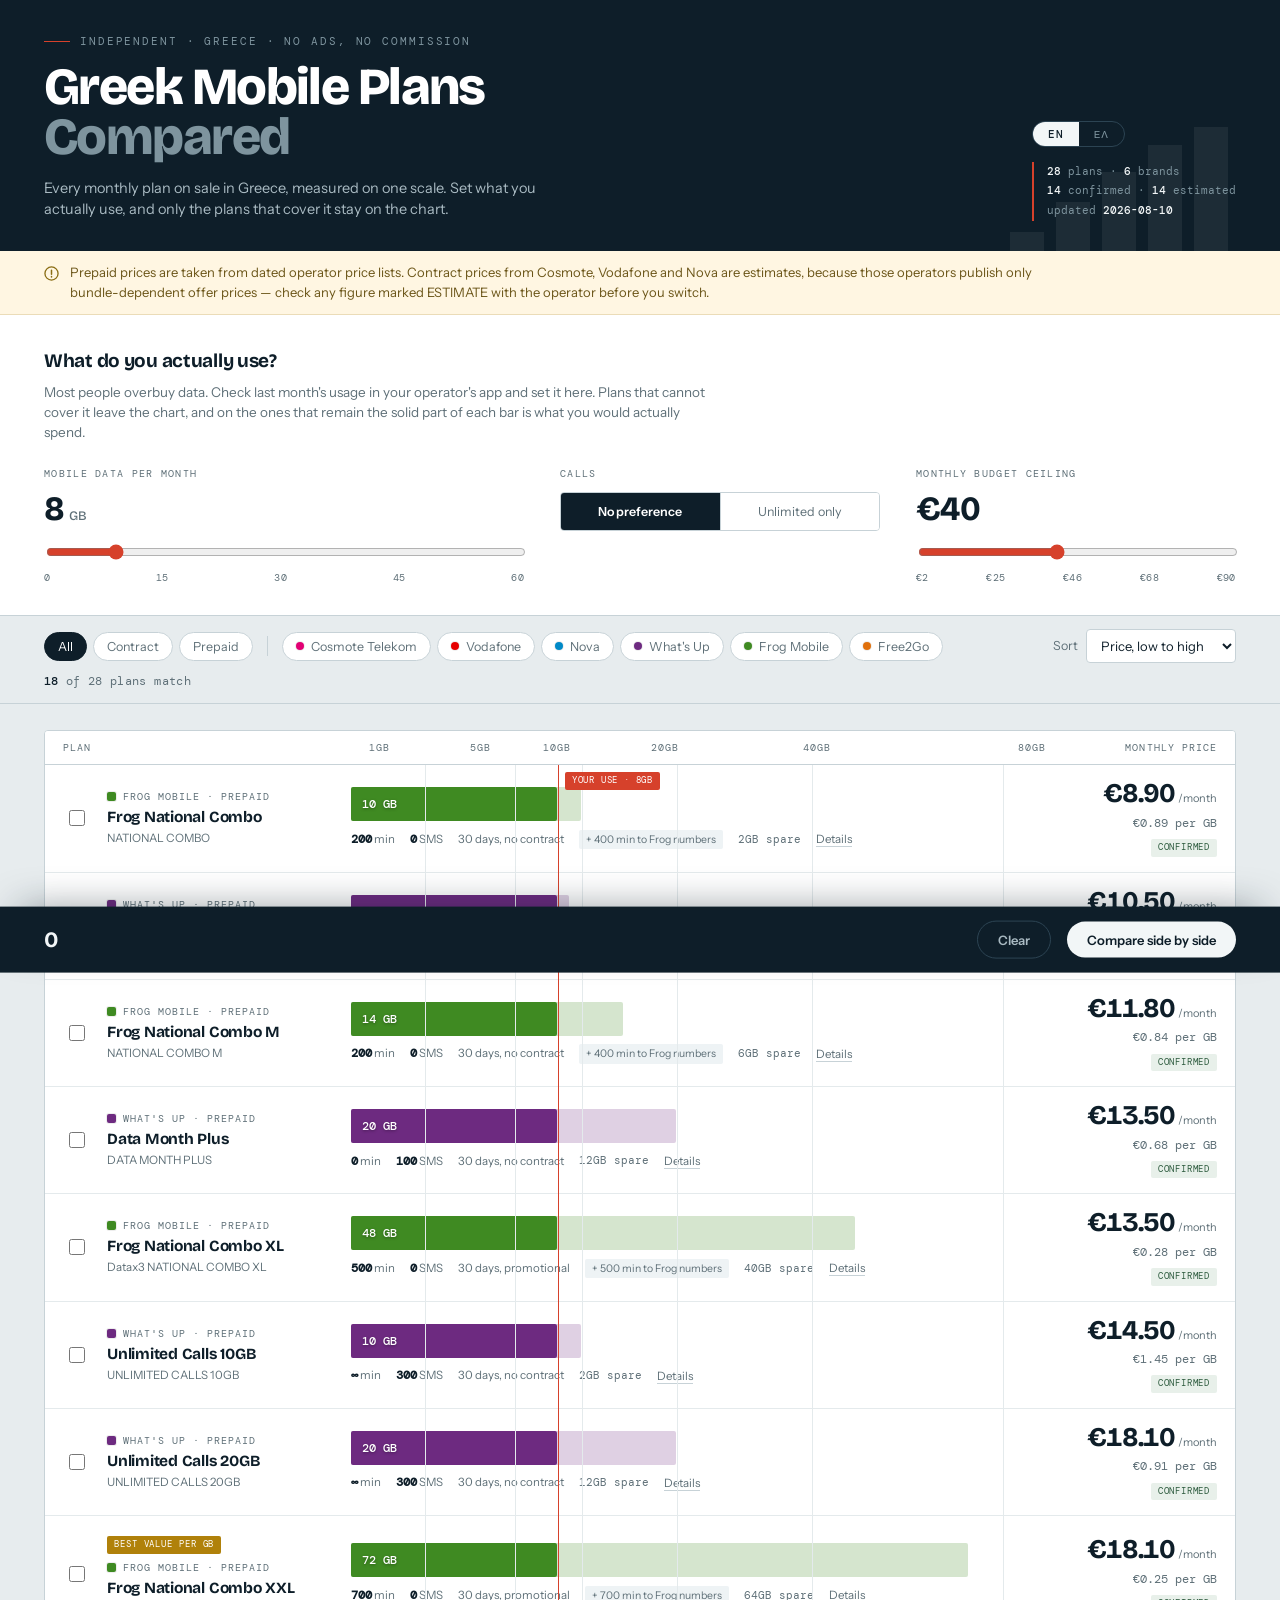
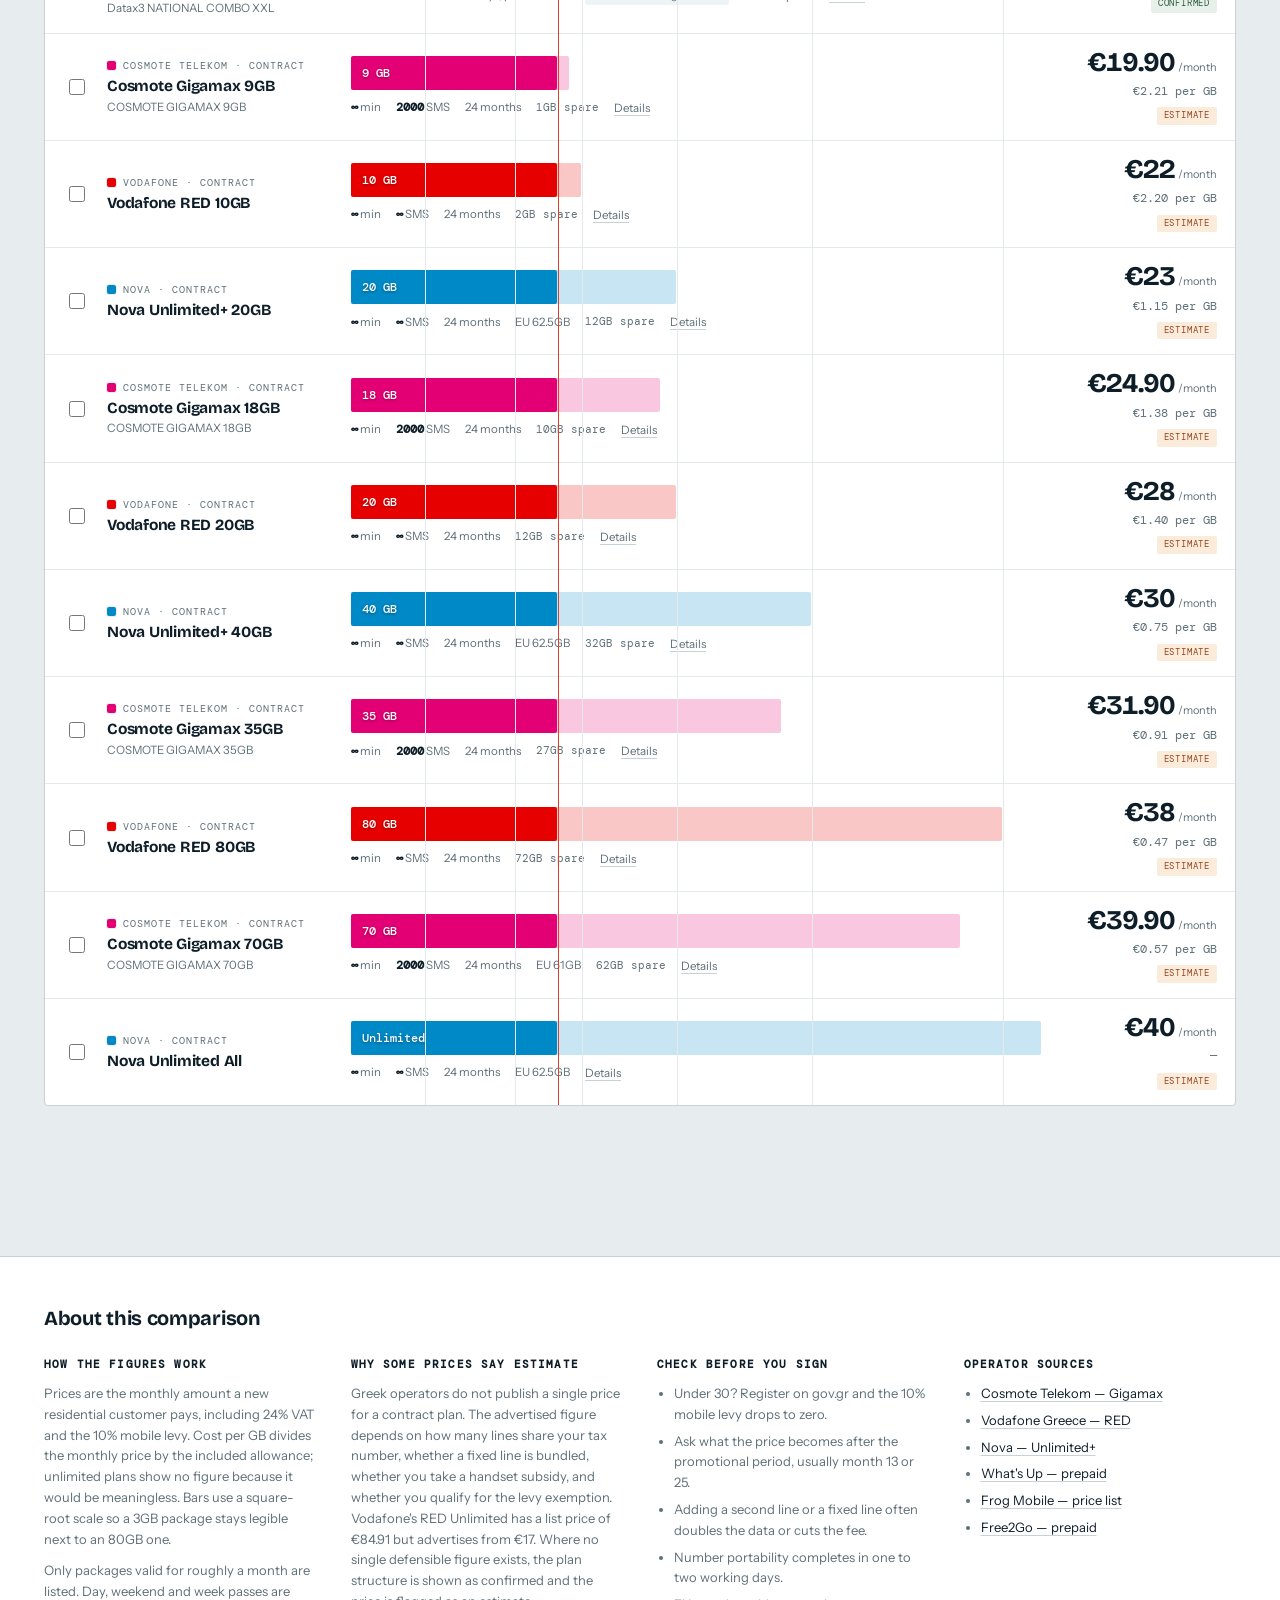
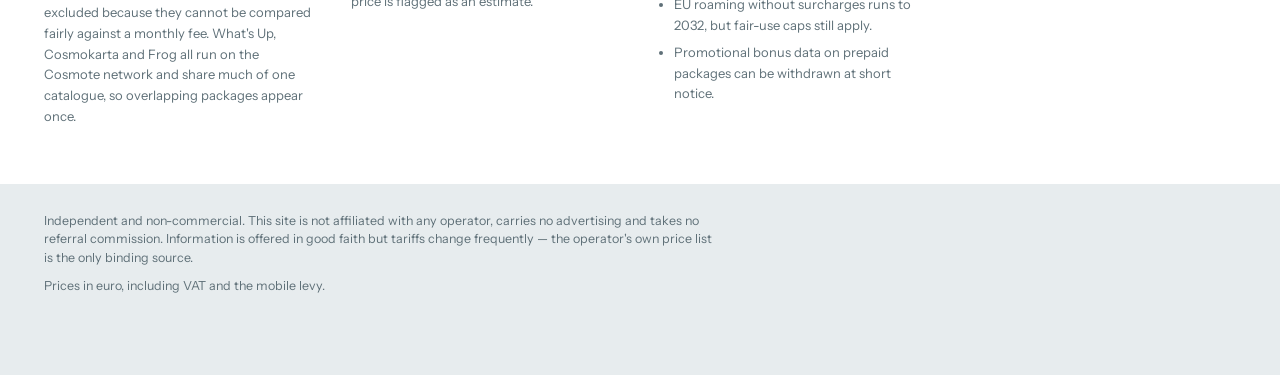
<file: greek-mobile-plans_3.html>
<!DOCTYPE html>
<html lang="en">
<head>
<meta charset="utf-8">
<meta name="viewport" content="width=device-width, initial-scale=1">
<title>Greek Mobile Plans Compared 2026 — Cosmote, Vodafone, Nova, prepaid &amp; contract</title>
<meta name="description" content="Compare every mobile plan in Greece by price, data, minutes and SMS. Cosmote, Vodafone, Nova, What's Up, Frog and Free2Go — contract and prepaid, with real cost per gigabyte.">
<meta name="robots" content="index,follow">
<meta property="og:type" content="website">
<meta property="og:title" content="Greek Mobile Plans Compared 2026">
<meta property="og:description" content="Set what you actually use. See only the plans that cover it, and what each gigabyte really costs.">
<meta property="og:locale" content="en_GB">
<meta property="og:locale:alternate" content="el_GR">
<meta name="twitter:card" content="summary">
<meta name="theme-color" content="#0E1E29">
<link rel="icon" href="data:image/svg+xml,<svg xmlns='http://www.w3.org/2000/svg' viewBox='0 0 32 32'><rect width='32' height='32' rx='5' fill='%230E1E29'/><rect x='5' y='6' width='8' height='4' rx='1' fill='%23fff' opacity='.35'/><rect x='5' y='14' width='15' height='4' rx='1' fill='%23fff' opacity='.6'/><rect x='5' y='22' width='22' height='4' rx='1' fill='%23fff'/><rect x='21' y='3' width='1.6' height='26' fill='%23D6412B'/></svg>">
<link rel="preconnect" href="https://fonts.googleapis.com">
<link rel="preconnect" href="https://fonts.gstatic.com" crossorigin>
<link href="https://fonts.googleapis.com/css2?family=Bricolage+Grotesque:opsz,wght@12..96,400..800&family=Instrument+Sans:ital,wght@0,400..700;1,400..600&family=DM+Mono:wght@400;500&display=swap" rel="stylesheet">
<style>
/* ─────────────────────────────────────────────────────────────
   Chrome is strictly ink on paper. Saturated colour is reserved
   for the two things that carry meaning: the operator (identity)
   and the measurement red (your usage). Nothing else is coloured.
   ───────────────────────────────────────────────────────────── */
:root{
  --ink:#0E1E29; --paper:#E7ECEE; --panel:#FFFFFF;
  --rule:#C7D2D7; --rule-soft:#E4EAEC; --muted:#5F7078;
  --measure:#D6412B; --wash:#FFF6E2; --gold:#B0810A;
  --display:'Bricolage Grotesque','Helvetica Neue',Arial,sans-serif;
  --body:'Instrument Sans','Helvetica Neue',Arial,sans-serif;
  --mono:'DM Mono','SFMono-Regular',Consolas,monospace;
  --r:4px; --ease:cubic-bezier(.22,.68,.36,1);
  --shadow:0 1px 2px rgba(14,30,41,.05), 0 18px 40px -28px rgba(14,30,41,.55);
}
*{box-sizing:border-box}
html{scroll-behavior:smooth}
body{margin:0;background:var(--paper);color:var(--ink);font-family:var(--body);font-size:15px;line-height:1.5;-webkit-font-smoothing:antialiased}
h1,h2,h3{font-family:var(--display);margin:0;font-weight:700;letter-spacing:-.015em}
.num{font-family:var(--mono);font-variant-numeric:tabular-nums}
a{color:var(--ink);text-decoration-color:var(--rule);text-underline-offset:3px}
a:hover{text-decoration-color:var(--measure)}
button{font-family:inherit;font-size:inherit;cursor:pointer;color:inherit}
:focus-visible{outline:2px solid var(--measure);outline-offset:2px;border-radius:2px}
.wrap{max-width:1240px;margin:0 auto;padding:0 24px}
.skip{position:absolute;left:-9999px}
.skip:focus{left:24px;top:12px;z-index:200;background:#fff;padding:10px 16px;border-radius:var(--r)}

/* Masthead */
.mast{background:var(--ink);color:#F2F6F7;padding:34px 0 30px;position:relative;overflow:hidden}
.mast::after{content:'';position:absolute;right:-30px;bottom:-26px;width:300px;height:150px;opacity:.06;
  background:
    linear-gradient(#fff,#fff) 0 100%/34px 30% no-repeat,
    linear-gradient(#fff,#fff) 46px 100%/34px 50% no-repeat,
    linear-gradient(#fff,#fff) 92px 100%/34px 70% no-repeat,
    linear-gradient(#fff,#fff) 138px 100%/34px 88% no-repeat,
    linear-gradient(#fff,#fff) 184px 100%/34px 100% no-repeat}
.mast .wrap{display:flex;flex-wrap:wrap;gap:26px;align-items:flex-end;justify-content:space-between;position:relative;z-index:1}
.brand{max-width:640px}
.eyebrow{font-family:var(--mono);font-size:10.5px;letter-spacing:.18em;text-transform:uppercase;color:#7E949E;margin-bottom:13px;display:flex;align-items:center;gap:10px}
.eyebrow::before{content:'';width:26px;height:1px;background:var(--measure);flex:none}
.mast h1{font-size:clamp(30px,5vw,52px);font-weight:800;line-height:.96;color:#fff;letter-spacing:-.03em}
.mast h1 em{font-style:normal;color:#7E949E}
.tagline{font-size:14.5px;color:#A9BAC2;margin:15px 0 0;max-width:54ch}
.mast-side{display:flex;flex-direction:column;align-items:flex-start;gap:15px}
.stamp{font-family:var(--mono);font-size:11px;line-height:1.8;color:#7E949E;border-left:2px solid var(--measure);padding-left:13px}
.stamp b{color:#F2F6F7;font-weight:500}
.langtog{display:flex;border:1px solid #2C4453;border-radius:100px;overflow:hidden}
.langtog button{background:transparent;border:0;color:#7E949E;padding:5px 15px;font-size:11px;font-family:var(--mono);letter-spacing:.08em;transition:background .15s var(--ease)}
.langtog button[aria-pressed="true"]{background:#F2F6F7;color:var(--ink);font-weight:500}

/* Disclosure */
.caveat{background:var(--wash);border-bottom:1px solid #EBDCB8;font-size:13px;padding:12px 0;color:#6B5518}
.caveat .wrap{display:flex;gap:11px;align-items:flex-start}
.caveat svg{flex:none;margin-top:3px}
.caveat p{margin:0;max-width:108ch}

/* Sizer */
.sizer{background:var(--panel);border-bottom:1px solid var(--rule);padding:32px 0 30px}
.sizer h2{font-size:19px;margin-bottom:6px}
.sizer .lede{color:var(--muted);font-size:13.5px;margin:0 0 24px;max-width:74ch}
.sizer-grid{display:grid;grid-template-columns:minmax(300px,1.5fr) 1fr 1fr;gap:36px;align-items:start}
.lbl{display:block;font-family:var(--mono);font-size:10px;text-transform:uppercase;letter-spacing:.13em;color:var(--muted);margin-bottom:11px}
.readout{font-family:var(--display);font-size:34px;font-weight:700;line-height:1;margin-bottom:12px;letter-spacing:-.03em;font-variant-numeric:tabular-nums}
.readout .unit{font-size:13px;color:var(--muted);font-weight:500;margin-left:5px;letter-spacing:0}
input[type=range]{width:100%;accent-color:var(--measure);height:24px;cursor:grab}
input[type=range]:active{cursor:grabbing}
.ticks{display:flex;justify-content:space-between;font-family:var(--mono);font-size:9.5px;color:var(--muted);letter-spacing:.05em}
.seg{display:flex;border:1px solid var(--rule);border-radius:var(--r);overflow:hidden}
.seg button{flex:1;background:var(--panel);border:0;border-right:1px solid var(--rule);padding:11px 8px;font-size:12.5px;color:var(--muted);transition:background .15s var(--ease),color .15s var(--ease)}
.seg button:last-child{border-right:0}
.seg button:hover{background:#F4F7F8}
.seg button[aria-pressed="true"]{background:var(--ink);color:#fff;font-weight:600}

/* Toolbar */
.toolbar{position:sticky;top:0;z-index:40;background:rgba(231,236,238,.93);backdrop-filter:blur(10px);border-bottom:1px solid var(--rule);padding:13px 0}
.toolbar .wrap{display:flex;flex-wrap:wrap;gap:10px;align-items:center}
.chips{display:flex;flex-wrap:wrap;gap:6px}
.chip{border:1px solid var(--rule);background:var(--panel);border-radius:100px;padding:6px 13px;font-size:12.5px;color:var(--muted);display:inline-flex;align-items:center;gap:7px;transition:border-color .15s var(--ease),background .15s var(--ease),color .15s var(--ease)}
.chip:hover{border-color:var(--muted)}
.chip[aria-pressed="true"]{background:var(--ink);border-color:var(--ink);color:#fff}
.dot{width:8px;height:8px;border-radius:50%;flex:none;box-shadow:0 0 0 1px rgba(0,0,0,.07)}
.divider{width:1px;height:20px;background:var(--rule);margin:0 4px}
.spacer{flex:1}
.selwrap{display:flex;align-items:center;gap:8px;font-size:12.5px;color:var(--muted)}
select{font-family:var(--body);font-size:13px;padding:7px 10px;border:1px solid var(--rule);border-radius:var(--r);background:var(--panel);color:var(--ink)}
.count{font-family:var(--mono);font-size:11.5px;color:var(--muted);letter-spacing:.03em}
.count b{color:var(--ink);font-weight:500}

/* Chart */
main{padding:26px 0 150px}
.chart{background:var(--panel);border:1px solid var(--rule);border-radius:var(--r);position:relative;overflow:hidden}
.axis{display:grid;grid-template-columns:252px 1fr 158px;align-items:center;border-bottom:1px solid var(--rule);height:34px;font-family:var(--mono);font-size:9.5px;letter-spacing:.11em;text-transform:uppercase;color:var(--muted);position:relative;z-index:6;background:var(--panel)}
.axis-label{padding-left:18px}
.axis-scale{position:relative;height:100%}
.tick{position:absolute;top:0;bottom:0;display:flex;align-items:center;transform:translateX(-50%)}
.tick span{background:var(--panel);padding:0 5px}
.axis-right{text-align:right;padding-right:18px}

.overlay{position:absolute;top:34px;bottom:0;width:0;pointer-events:none;z-index:3}
.gline{position:absolute;top:0;bottom:0;width:1px;background:var(--rule-soft)}
.needle{position:absolute;top:0;bottom:0;width:1px;background:var(--measure);transition:left .3s var(--ease)}
.needle .ntag{position:absolute;top:7px;left:7px;font-family:var(--mono);font-size:9px;letter-spacing:.09em;text-transform:uppercase;color:#fff;background:var(--measure);padding:2px 7px;border-radius:2px;white-space:nowrap}
.needle.flip .ntag{left:auto;right:7px}

.rows{position:relative;z-index:1}
.plan{display:grid;align-items:center;gap:18px;padding:15px 18px;border-bottom:1px solid var(--rule-soft);position:relative;transition:background .14s var(--ease)}
.plan:last-child{border-bottom:0}
.plan:hover{background:rgba(247,250,251,.75)}
.plan.picked{background:var(--wash)}
.plan.picked::before{content:'';position:absolute;left:0;top:0;bottom:0;width:3px;background:var(--gold)}
.pickbox{display:flex;align-items:center;justify-content:center}
.pickbox input{width:16px;height:16px;accent-color:var(--ink);cursor:pointer}

.ident .op{display:flex;align-items:center;gap:7px;margin-bottom:4px}
.swatch{width:9px;height:9px;border-radius:2px;flex:none;box-shadow:0 0 0 1px rgba(0,0,0,.07)}
.opname{font-family:var(--mono);font-size:10px;text-transform:uppercase;letter-spacing:.1em;color:var(--muted)}
.ident h3{font-size:15.5px;line-height:1.22;letter-spacing:-.015em}
.ident .el{font-size:11.5px;color:var(--muted);margin-top:3px}
.tag{display:inline-block;font-family:var(--mono);font-size:9px;letter-spacing:.1em;text-transform:uppercase;background:var(--gold);color:#fff;padding:2px 7px;border-radius:2px;margin-bottom:6px}

/* Bar: solid = what you would use, tint = headroom above it */
.meter{position:relative}
.track{position:relative;height:34px}
.fill-head,.fill-core{position:absolute;left:0;top:0;bottom:0;border-radius:2px;transition:width .5s var(--ease)}
.fill-head{opacity:.22}
.fill-head.unl{background-image:repeating-linear-gradient(115deg,transparent 0 6px,rgba(255,255,255,.75) 6px 12px)}
.plan.mounting .fill-head,.plan.mounting .fill-core{width:0!important}
.meterlabel{position:absolute;top:50%;transform:translateY(-50%);font-family:var(--mono);font-size:12px;font-weight:500;white-space:nowrap;z-index:3;transition:left .5s var(--ease)}
.meterlabel.inside{color:#fff;text-shadow:0 1px 3px rgba(0,0,0,.35)}
.meterlabel.outside{color:var(--ink)}
.needle-local{display:none;position:absolute;top:-3px;bottom:-3px;width:1px;background:var(--measure);z-index:4}
.subline{display:flex;gap:15px;flex-wrap:wrap;margin-top:8px;font-size:11.5px;color:var(--muted);align-items:center}
.subline b{color:var(--ink);font-weight:600;font-family:var(--mono);font-size:11.5px}
.onnet{background:#EEF3F5;border-radius:2px;padding:2px 7px;font-size:10.5px}
.spare{font-family:var(--mono);font-size:10.5px;color:var(--muted)}
.detailbtn{background:none;border:0;font-size:11.5px;padding:3px 0;color:var(--muted);text-decoration:underline;text-underline-offset:3px;text-decoration-color:var(--rule)}
.detailbtn:hover{color:var(--ink)}

.price{text-align:right}
.price .big{font-family:var(--display);font-size:27px;font-weight:700;line-height:1;letter-spacing:-.035em;font-variant-numeric:tabular-nums}
.price .per{font-size:11px;color:var(--muted);margin-left:3px;font-weight:400;letter-spacing:0}
.price .pergb{font-family:var(--mono);font-size:11.5px;color:var(--muted);margin-top:6px}
.est{display:inline-block;margin-top:7px;font-family:var(--mono);font-size:9px;letter-spacing:.09em;text-transform:uppercase;padding:2px 7px;border-radius:2px}
.est.confirmed{background:#E8F0EA;color:#2C5A3D}
.est.estimate{background:#FBEBDA;color:#96461F}

.detail{grid-column:1/-1;margin-top:14px;padding:14px 16px;background:#F5F8F9;border-radius:var(--r);font-size:13px}
.detail .prov{font-family:var(--mono);font-size:10px;color:var(--muted);letter-spacing:.05em;text-transform:uppercase;margin-bottom:9px}
.detail ul{margin:0 0 11px;padding-left:18px;color:var(--muted)}
.detail li{margin-bottom:4px}

.empty{text-align:center;padding:74px 24px}
.empty h3{font-size:20px;margin-bottom:9px}
.empty p{color:var(--muted);max-width:46ch;margin:0 auto;font-size:13.5px}

/* Tray + modal */
.tray{position:fixed;left:0;right:0;bottom:0;z-index:60;background:var(--ink);color:#F2F6F7;transform:translateY(110%);transition:transform .28s var(--ease);box-shadow:0 -14px 40px -22px rgba(14,30,41,.7)}
.tray.on{transform:none}
.tray .wrap{display:flex;align-items:center;gap:16px;padding:14px 24px;flex-wrap:wrap}
.tray .n{font-family:var(--display);font-size:22px;font-weight:700}
.tray .names{font-size:12.5px;color:#A9BAC2;flex:1;min-width:180px}
.btn{background:#F2F6F7;color:var(--ink);border:0;border-radius:100px;padding:10px 20px;font-weight:600;font-size:13px;transition:transform .15s var(--ease)}
.btn:hover{transform:translateY(-1px)}
.btn.ghost{background:transparent;color:#A9BAC2;border:1px solid #2C4453}
.btn.line{background:transparent;color:var(--ink);border:1px solid var(--rule)}
.modal{position:fixed;inset:0;z-index:80;background:rgba(14,30,41,.6);display:none;padding:28px;overflow:auto}
.modal.on{display:block}
.sheet{background:var(--panel);max-width:1020px;margin:0 auto;border-radius:var(--r);padding:28px;box-shadow:var(--shadow)}
.sheet header{display:flex;justify-content:space-between;align-items:flex-start;gap:16px;margin-bottom:20px}
.sheet h2{font-size:23px}
table{width:100%;border-collapse:collapse;font-size:13.5px}
th,td{text-align:left;padding:11px 13px;border-bottom:1px solid var(--rule-soft);vertical-align:top}
thead th{font-family:var(--mono);font-size:10px;text-transform:uppercase;letter-spacing:.09em;color:var(--muted);border-bottom:1px solid var(--rule)}
tbody th{font-family:var(--mono);font-size:10.5px;text-transform:uppercase;letter-spacing:.07em;color:var(--muted);font-weight:400;width:158px}
td.best{background:var(--wash);font-weight:600}

/* About */
.about{background:var(--panel);border-top:1px solid var(--rule);padding:46px 0}
.about h2{font-size:20px;margin-bottom:24px}
.cols{display:grid;grid-template-columns:repeat(auto-fit,minmax(250px,1fr));gap:34px}
.about h3{font-size:10.5px;font-family:var(--mono);text-transform:uppercase;letter-spacing:.11em;margin-bottom:10px}
.about p,.about li{font-size:13px;color:var(--muted);line-height:1.6}
.about p{margin:0 0 11px}
.about ul{margin:0;padding-left:17px}
.about li{margin-bottom:6px}
footer{padding:28px 0 70px;font-size:12.5px;color:var(--muted)}
footer p{margin:0 0 9px;max-width:84ch}

@media (max-width:900px){
  .sizer-grid{grid-template-columns:1fr;gap:26px}
  .axis,.overlay{display:none}
  .plan{grid-template-columns:22px 1fr!important;gap:12px;padding:16px}
  .meter,.price{grid-column:1/-1}
  .price{text-align:left;display:flex;align-items:baseline;gap:14px;flex-wrap:wrap}
  .price .pergb,.est{margin-top:0}
  .needle-local{display:block}
  .mast .wrap{align-items:flex-start}
  .mast-side{flex-direction:row;align-items:center;gap:18px}
}
@media (prefers-reduced-motion:reduce){*{transition:none!important;animation:none!important}html{scroll-behavior:auto}}
@media print{.toolbar,.tray,.sizer,.langtog,.pickbox,.detailbtn,.overlay{display:none!important}body{background:#fff}.plan{break-inside:avoid}}
</style>
</head>
<body>
<a class="skip" href="#chart">Skip to the plans</a>

<header class="mast">
  <div class="wrap">
    <div class="brand">
      <div class="eyebrow" id="eyebrow"></div>
      <h1 id="wordmark"></h1>
      <p class="tagline" id="tagline"></p>
    </div>
    <div class="mast-side">
      <div class="langtog" role="group" aria-label="Language">
        <button data-lang="en" aria-pressed="true">EN</button>
        <button data-lang="el" aria-pressed="false">ΕΛ</button>
      </div>
      <div class="stamp" id="stamp"></div>
    </div>
  </div>
</header>

<div class="caveat">
  <div class="wrap">
    <svg width="15" height="15" viewBox="0 0 16 16" fill="none" aria-hidden="true"><circle cx="8" cy="8" r="7" stroke="#8A6D14" stroke-width="1.4"/><path d="M8 4.5v4.2M8 11.2v.6" stroke="#8A6D14" stroke-width="1.6" stroke-linecap="round"/></svg>
    <p id="caveatText"></p>
  </div>
</div>

<section class="sizer">
  <div class="wrap">
    <h2 id="sizerTitle"></h2>
    <p class="lede" id="sizerLede"></p>
    <div class="sizer-grid">
      <div>
        <label class="lbl" for="useData" id="lblData"></label>
        <div class="readout"><span id="useDataOut">8</span><span class="unit">GB</span></div>
        <input type="range" id="useData" min="0" max="60" step="1" value="8">
        <div class="ticks"><span>0</span><span>15</span><span>30</span><span>45</span><span>60</span></div>
      </div>
      <div>
        <span class="lbl" id="lblCalls"></span>
        <div class="seg" role="group" id="needCalls" aria-labelledby="lblCalls">
          <button data-v="any" aria-pressed="true" id="cAny"></button>
          <button data-v="unlimited" aria-pressed="false" id="cUnl"></button>
        </div>
      </div>
      <div>
        <label class="lbl" for="budget" id="lblBudget"></label>
        <div class="readout">€<span id="budgetOut">40</span></div>
        <input type="range" id="budget" min="2" max="90" step="1" value="40">
        <div class="ticks"><span>€2</span><span>€25</span><span>€46</span><span>€68</span><span>€90</span></div>
      </div>
    </div>
  </div>
</section>

<div class="toolbar">
  <div class="wrap">
    <div class="chips" id="typeChips" role="group" aria-label="Contract type"></div>
    <span class="divider"></span>
    <div class="chips" id="opChips" role="group" aria-label="Operators"></div>
    <div class="spacer"></div>
    <label class="selwrap"><span id="lblSort"></span>
      <select id="sort">
        <option value="price"></option><option value="pergb"></option>
        <option value="data"></option><option value="headroom"></option>
      </select>
    </label>
    <span class="count" id="count"></span>
  </div>
</div>

<main>
  <div class="wrap">
    <div class="chart" id="chart">
      <div class="axis" id="axis">
        <div class="axis-label" id="axisLabel"></div>
        <div class="axis-scale" id="axisScale"></div>
        <div class="axis-right" id="axisRight"></div>
      </div>
      <div class="overlay" id="overlay"></div>
      <div class="rows" id="results"></div>
    </div>
  </div>
</main>

<div class="tray" id="tray">
  <div class="wrap">
    <span class="n" id="trayCount">0</span>
    <span class="names" id="trayNames"></span>
    <button class="btn ghost" id="clearPick"></button>
    <button class="btn" id="openCompare"></button>
  </div>
</div>

<div class="modal" id="modal" role="dialog" aria-modal="true" aria-labelledby="cmpTitle">
  <div class="sheet">
    <header><h2 id="cmpTitle"></h2><button class="btn line" id="closeCompare"></button></header>
    <div style="overflow-x:auto"><table id="cmpTable"></table></div>
  </div>
</div>

<section class="about">
  <div class="wrap">
    <h2 id="aboutTitle"></h2>
    <div class="cols">
      <div><h3 id="hMethod"></h3><p id="pMethod"></p><p id="pScope"></p></div>
      <div><h3 id="hPrices"></h3><p id="pPrices"></p></div>
      <div><h3 id="hCheck"></h3><ul id="checkList"></ul></div>
      <div><h3 id="hSources"></h3>
        <ul>
          <li><a href="https://www.cosmote.gr/static/cosmote/el/programmata-kinitis" target="_blank" rel="noopener">Cosmote Telekom — Gigamax</a></li>
          <li><a href="https://www.vodafone.gr/en/eshop/symvolaio/c-100159" target="_blank" rel="noopener">Vodafone Greece — RED</a></li>
          <li><a href="https://nova.gr/kiniti-tilefonia/simvolaia-kinitis/programmata-kinitis" target="_blank" rel="noopener">Nova — Unlimited+</a></li>
          <li><a href="https://www.whatsup.gr" target="_blank" rel="noopener">What's Up — prepaid</a></li>
          <li><a href="https://www.frogmobile.gr/el/paketa-internet" target="_blank" rel="noopener">Frog Mobile — price list</a></li>
          <li><a href="https://www.f2g.gr" target="_blank" rel="noopener">Free2Go — prepaid</a></li>
        </ul>
      </div>
    </div>
  </div>
</section>

<footer><div class="wrap"><p id="legal"></p><p id="colophon"></p></div></footer>

<script>
/* ══════════════════════════════════════════════════════════════
   PLAN DATA — the single place to edit when tariffs change.
   confidence : "confirmed" = dated operator price list (see source)
                "estimate"  = structure confirmed, price estimated
   data       : GB per month, or null for unlimited
   minutes/sms: number, "unlimited", or "bundle" (undisclosed)
   onnet      : same-network-only allowance, listed separately
   ══════════════════════════════════════════════════════════════ */
const DB = {
  updated: "2026-08-10",
  operators: {
    cosmote:  { label:"Cosmote Telekom", colour:"#E20074" },
    vodafone: { label:"Vodafone",        colour:"#E60000" },
    nova:     { label:"Nova",            colour:"#0089C7" },
    whatsup:  { label:"What's Up",       colour:"#6D2A80" },
    frog:     { label:"Frog Mobile",     colour:"#3F8A22" },
    free2go:  { label:"Free2Go",         colour:"#E0700C" }
  },
  plans: [
    /* ── CONTRACT ─────────────────────────────────────────── */
    { id:"cos-9", op:"cosmote", type:"contract", name:"Cosmote Gigamax 9GB", el:"COSMOTE GIGAMAX 9GB",
      price:19.90, data:9, minutes:"unlimited", sms:2000, term:"24 months", confidence:"estimate", euFup:null,
      source:"Plan structure from Cosmote, July 2025 restructure",
      notes:["The undiscounted list price is far higher — this reflects the fee discount offered instead of a handset subsidy.","MagentaONE bundling with a Cosmote fixed line takes a further 10% off."],
      url:"https://www.cosmote.gr/static/cosmote/el/programmata-kinitis" },
    { id:"cos-18", op:"cosmote", type:"contract", name:"Cosmote Gigamax 18GB", el:"COSMOTE GIGAMAX 18GB",
      price:24.90, data:18, minutes:"unlimited", sms:2000, term:"24 months", confidence:"estimate", euFup:null,
      source:"Plan structure from Cosmote, July 2025 restructure",
      notes:["Replaced the former Gigamax 12GB L tier in July 2025."],
      url:"https://www.cosmote.gr/static/cosmote/el/programmata-kinitis" },
    { id:"cos-35", op:"cosmote", type:"contract", name:"Cosmote Gigamax 35GB", el:"COSMOTE GIGAMAX 35GB",
      price:31.90, data:35, minutes:"unlimited", sms:2000, term:"24 months", confidence:"estimate", euFup:null,
      source:"Plan structure from Cosmote, July 2025 restructure",
      notes:["Replaced the former Gigamax 25GB L tier."],
      url:"https://www.cosmote.gr/static/cosmote/el/programmata-kinitis" },
    { id:"cos-70", op:"cosmote", type:"contract", name:"Cosmote Gigamax 70GB", el:"COSMOTE GIGAMAX 70GB",
      price:39.90, data:70, minutes:"unlimited", sms:2000, term:"24 months", confidence:"estimate", euFup:61,
      source:"Plan structure and roaming cap from Cosmote, July 2025",
      notes:["Fair-use cap of 61GB when roaming inside the EU."],
      url:"https://www.cosmote.gr/static/cosmote/el/programmata-kinitis" },
    { id:"cos-unl", op:"cosmote", type:"contract", name:"Cosmote Gigamax Unlimited", el:"COSMOTE GIGAMAX UNLIMITED",
      price:49.90, data:null, minutes:"unlimited", sms:2000, term:"24 months", confidence:"estimate", euFup:79,
      source:"Plan structure and roaming cap from Cosmote, July 2025",
      notes:["Minutes also cover calls to EU countries plus the US and Canada.","Includes three free Travel Passes a month for Zone A countries.","Fair-use cap of 79GB when roaming inside the EU."],
      url:"https://www.cosmote.gr/static/cosmote/el/programmata-kinitis" },

    { id:"vf-5", op:"vodafone", type:"contract", name:"Vodafone RED 5GB", el:"Vodafone RED 5GB",
      price:17.00, data:5, minutes:"unlimited", sms:"unlimited", term:"24 months", confidence:"estimate", euFup:null,
      source:"Vodafone advertises RED contracts from €17/month",
      notes:["A second Vodafone mobile or fixed line on the same tax number doubles the gigabytes."],
      url:"https://www.vodafone.gr/en/eshop/symvolaio/c-100159" },
    { id:"vf-10", op:"vodafone", type:"contract", name:"Vodafone RED 10GB", el:"Vodafone RED 10GB",
      price:22.00, data:10, minutes:"unlimited", sms:"unlimited", term:"24 months", confidence:"estimate", euFup:null,
      source:"Plan structure from Vodafone RED price list, 2026",
      notes:["Gigabytes double with any additional Vodafone line on the same tax number."],
      url:"https://www.vodafone.gr/en/eshop/symvolaio/c-100159" },
    { id:"vf-20", op:"vodafone", type:"contract", name:"Vodafone RED 20GB", el:"Vodafone RED 20GB",
      price:28.00, data:20, minutes:"unlimited", sms:"unlimited", term:"24 months", confidence:"estimate", euFup:null,
      source:"Plan structure from Vodafone RED price list, 2026",
      notes:["Gigabytes double with any additional Vodafone line on the same tax number."],
      url:"https://www.vodafone.gr/en/eshop/symvolaio/c-100159" },
    { id:"vf-80", op:"vodafone", type:"contract", name:"Vodafone RED 80GB", el:"Vodafone RED 80GB",
      price:38.00, data:80, minutes:"unlimited", sms:"unlimited", term:"24 months", confidence:"estimate", euFup:null,
      source:"Plan structure from Vodafone RED price list, 2026",
      notes:["Extra lines give a fee discount on this tier rather than doubled data."],
      url:"https://www.vodafone.gr/en/eshop/symvolaio/c-100159" },
    { id:"vf-unl", op:"vodafone", type:"contract", name:"Vodafone RED Unlimited", el:"Vodafone RED Unlimited",
      price:45.00, data:null, minutes:"unlimited", sms:6000, term:"24 months", confidence:"estimate", euFup:76,
      source:"Undiscounted list price €84.91 — Vodafone price list, June 2026",
      notes:["The list price is €84.91 a month; the figure shown assumes the standard new-customer discounts.","Each extra Vodafone line on the same tax number adds a 7% discount.","Fair-use cap of 76GB roaming in the EU, 5GB a day elsewhere via Πας Παντού."],
      url:"https://www.vodafone.gr/en/eshop/symvolaio/c-100159" },

    { id:"nova-5", op:"nova", type:"contract", name:"Nova Unlimited+ 5GB", el:"Nova Unlimited+ 5GB",
      price:16.00, data:5, minutes:"unlimited", sms:"unlimited", term:"24 months", confidence:"estimate", euFup:62.5,
      source:"Nova advertises mobile plans from €16/month",
      notes:["Your Data rolls unused gigabytes forward for the life of the contract.","GB Control cuts data off at the limit instead of charging overage."],
      url:"https://nova.gr/kiniti-tilefonia/simvolaia-kinitis/programmata-kinitis" },
    { id:"nova-20", op:"nova", type:"contract", name:"Nova Unlimited+ 20GB", el:"Nova Unlimited+ 20GB",
      price:23.00, data:20, minutes:"unlimited", sms:"unlimited", term:"24 months", confidence:"estimate", euFup:62.5,
      source:"Plan structure from Nova, February 2026 relaunch",
      notes:["Unused gigabytes roll forward through Your Data.","Every household line on the same account pays the same price."],
      url:"https://nova.gr/kiniti-tilefonia/simvolaia-kinitis/programmata-kinitis" },
    { id:"nova-40", op:"nova", type:"contract", name:"Nova Unlimited+ 40GB", el:"Nova Unlimited+ 40GB",
      price:30.00, data:40, minutes:"unlimited", sms:"unlimited", term:"24 months", confidence:"estimate", euFup:62.5,
      source:"Plan structure from Nova, February 2026 relaunch",
      notes:["Unused gigabytes roll forward through Your Data."],
      url:"https://nova.gr/kiniti-tilefonia/simvolaia-kinitis/programmata-kinitis" },
    { id:"nova-unl", op:"nova", type:"contract", name:"Nova Unlimited All", el:"Nova Unlimited All",
      price:40.00, data:null, minutes:"unlimited", sms:"unlimited", term:"24 months", confidence:"estimate", euFup:62.5,
      source:"Plan structure and roaming cap from Nova, February 2026",
      notes:["Genuinely unlimited inside Greece; 62.5GB fair-use cap when roaming in the EU.","Two or three lines on one account cut the per-line price substantially."],
      url:"https://nova.gr/kiniti-tilefonia/simvolaia-kinitis/programmata-kinitis" },

    /* ── PREPAID · Cosmote network ─────────────────────────── */
    { id:"wu-datamonth", op:"whatsup", type:"prepaid", name:"Data Month", el:"DATA MONTH",
      price:10.50, data:9, minutes:0, sms:100, term:"30 days, no contract", confidence:"confirmed", euFup:null,
      source:"What's Up / Frog price list, 30 March 2026",
      notes:["Data and SMS only — calls are charged from your balance.","Upgraded from 4GB to 9GB on 30 March 2026, with the price rising to €10.50.","Sold identically as Cosmokarta and Frog on the same Cosmote network."],
      url:"https://www.frogmobile.gr/el/paketa-internet" },
    { id:"wu-toall", op:"whatsup", type:"prepaid", name:"Calls to All / Combo to All", el:"CALLS TO ALL / COMBO TO ALL",
      price:12.70, data:3, minutes:"bundle", sms:"bundle", term:"30 days, no contract", confidence:"confirmed", euFup:null,
      source:"What's Up price change notice, 30 March 2026",
      notes:["Data doubled from 1.5GB to 3GB on 30 March 2026 and the price rose from €11.50 to €12.70.","Includes a bundled call and SMS allowance to all Greek networks; confirm the exact figures with the operator."],
      url:"https://www.whatsup.gr" },
    { id:"wu-datamonthplus", op:"whatsup", type:"prepaid", name:"Data Month Plus", el:"DATA MONTH PLUS",
      price:13.50, data:20, minutes:0, sms:100, term:"30 days, no contract", confidence:"confirmed", euFup:null,
      source:"What's Up / Frog price list, 30 March 2026",
      notes:["Introduced 30 March 2026. Data and SMS only, no call allowance.","The cheapest 20GB in Greece if you barely make voice calls."],
      url:"https://www.frogmobile.gr/el/paketa-internet" },
    { id:"wu-unl5", op:"whatsup", type:"prepaid", name:"Unlimited Calls 5GB", el:"UNLIMITED CALLS 5GB",
      price:13.60, data:5, minutes:"unlimited", sms:300, term:"30 days, no contract", confidence:"confirmed", euFup:null,
      source:"What's Up price change notice, 30 March 2026",
      notes:["Renamed from the former Unlimited Calls package, with more data and fewer SMS."],
      url:"https://www.whatsup.gr" },
    { id:"wu-unl10", op:"whatsup", type:"prepaid", name:"Unlimited Calls 10GB", el:"UNLIMITED CALLS 10GB",
      price:14.50, data:10, minutes:"unlimited", sms:300, term:"30 days, no contract", confidence:"confirmed", euFup:null,
      source:"What's Up price change notice, 30 March 2026",
      notes:["Launched 30 March 2026. Works throughout the EU at no extra cost."],
      url:"https://www.whatsup.gr" },
    { id:"wu-unl20", op:"whatsup", type:"prepaid", name:"Unlimited Calls 20GB", el:"UNLIMITED CALLS 20GB",
      price:18.10, data:20, minutes:"unlimited", sms:300, term:"30 days, no contract", confidence:"confirmed", euFup:null,
      source:"What's Up price change notice, 30 March 2026",
      notes:["Launched 30 March 2026. The top prepaid tier with unlimited calls on the Cosmote network."],
      url:"https://www.whatsup.gr" },

    /* ── PREPAID · Frog Mobile (official price list) ────────── */
    { id:"frog-voice", op:"frog", type:"prepaid", name:"Frog Voice & SMS", el:"FROG VOICE & SMS",
      price:2.00, data:0, minutes:0, sms:0, onnet:"300 min + 300 SMS to Frog numbers",
      term:"30 days, no contract", confidence:"confirmed", euFup:null,
      source:"Frog Mobile official price list",
      notes:["Everything in this package is Frog-to-Frog only — it does not cover calls to other Greek networks.","Useful as a second line within a family already on Frog."],
      url:"https://www.frogmobile.gr/el/omilia/paketa-omilias-frog-gia-ellada" },
    { id:"frog-national", op:"frog", type:"prepaid", name:"Frog National Pack", el:"NATIONAL PACK",
      price:3.02, data:0, minutes:60, sms:0, term:"30 days, no contract", confidence:"confirmed", euFup:null,
      source:"Frog Mobile official price list",
      notes:["Calls only — 60 minutes to any Greek network, with no data and no SMS.","The cheapest monthly package on the Greek market. Suited to a basic handset or an emergency line.","Data is billed per kilobyte from your balance unless you add an internet package."],
      url:"https://www.frogmobile.gr/el/omilia/paketa-omilias-frog-gia-ellada" },
    { id:"frog-6gb", op:"frog", type:"prepaid", name:"Frog 6GB", el:"6GB",
      price:5.35, data:6, minutes:0, sms:0, term:"25 days, no contract", confidence:"confirmed", euFup:null,
      source:"Frog Mobile official price list",
      notes:["Data only, and note the 25-day validity rather than 30 — it renews slightly out of step with a calendar month."],
      url:"https://www.frogmobile.gr/el/paketa-internet" },
    { id:"frog-combo", op:"frog", type:"prepaid", name:"Frog National Combo", el:"NATIONAL COMBO",
      price:8.90, data:10, minutes:200, sms:0, onnet:"400 min to Frog numbers",
      term:"30 days, no contract", confidence:"confirmed", euFup:null,
      source:"Frog Mobile official price list",
      notes:["200 minutes to all Greek networks plus 400 minutes to other Frog numbers.","The cheapest way to get 10GB with a call allowance attached."],
      url:"https://www.frogmobile.gr/el/paketa-internet" },
    { id:"frog-combo-m", op:"frog", type:"prepaid", name:"Frog National Combo M", el:"NATIONAL COMBO M",
      price:11.80, data:14, minutes:200, sms:0, onnet:"400 min to Frog numbers",
      term:"30 days, no contract", confidence:"confirmed", euFup:null,
      source:"Frog Mobile official price list",
      notes:["Same call allowance as the standard Combo, with 14GB instead of 10GB."],
      url:"https://www.frogmobile.gr/el/paketa-internet" },
    { id:"frog-combo-xl", op:"frog", type:"prepaid", name:"Frog National Combo XL", el:"Datax3 NATIONAL COMBO XL",
      price:13.50, data:48, minutes:500, sms:0, onnet:"500 min to Frog numbers",
      term:"30 days, promotional", confidence:"confirmed", euFup:null,
      source:"Frog Mobile official price list",
      notes:["A promotional package: 16GB base plus 32GB bonus. Confirm the bonus is still running before you rely on it.","500 minutes to all Greek networks plus 500 minutes to other Frog numbers."],
      url:"https://www.frogmobile.gr/el/paketa-internet" },
    { id:"frog-combo-xxl", op:"frog", type:"prepaid", name:"Frog National Combo XXL", el:"Datax3 NATIONAL COMBO XXL",
      price:18.10, data:72, minutes:700, sms:0, onnet:"700 min to Frog numbers",
      term:"30 days, promotional", confidence:"confirmed", euFup:null,
      source:"Frog Mobile official price list",
      notes:["A promotional package: 24GB base plus 48GB bonus. Confirm the bonus is still running before you rely on it.","The largest prepaid data allowance in this comparison."],
      url:"https://www.frogmobile.gr/el/paketa-internet" },

    /* ── PREPAID · Nova network ────────────────────────────── */
    { id:"f2g-1000", op:"free2go", type:"prepaid", name:"Free2Go 1000 min + 3.5GB", el:"FREE2GO 1000' + 3,5GB",
      price:12.70, data:3.5, minutes:1000, sms:300, term:"30 days, no contract", confidence:"confirmed", euFup:null,
      source:"Nova prepaid price list change, 27 April 2026",
      notes:["From 27 April 2026 this replaced the 1.5GB version priced at €11.80.","Activates automatically on a €14 top-up if you are registered for auto-activation."],
      url:"https://www.f2g.gr" }
  ]
};

/* ── Interface copy ───────────────────────────────────────── */
const T = {
  en:{
    docTitle:"Greek Mobile Plans Compared 2026 — Cosmote, Vodafone, Nova, prepaid & contract",
    eyebrow:"Independent · Greece · no ads, no commission",
    wordmark:"Greek Mobile Plans<br><em>Compared</em>",
    tagline:"Every monthly plan on sale in Greece, measured on one scale. Set what you actually use, and only the plans that cover it stay on the chart.",
    caveat:"Prepaid prices are taken from dated operator price lists. Contract prices from Cosmote, Vodafone and Nova are estimates, because those operators publish only bundle-dependent offer prices — check any figure marked ESTIMATE with the operator before you switch.",
    sizerTitle:"What do you actually use?",
    sizerLede:"Most people overbuy data. Check last month's usage in your operator's app and set it here. Plans that cannot cover it leave the chart, and on the ones that remain the solid part of each bar is what you would actually spend.",
    lblData:"Mobile data per month", lblCalls:"Calls", lblBudget:"Monthly budget ceiling",
    cAny:"No preference", cUnl:"Unlimited only", lblSort:"Sort",
    sortPrice:"Price, low to high", sortPerGB:"Cost per GB", sortData:"Data, high to low", sortHeadroom:"Least wasted data",
    all:"All", contract:"Contract", prepaid:"Prepaid",
    axisLabel:"Plan", axisRight:"Monthly price",
    of:"of", plansMatch:"plans match",
    unlimited:"Unlimited", mins:"min", sms:"SMS", perGB:"per GB", month:"/month",
    yourUse:"Your use", spare:"spare", noData:"No data",
    confirmed:"Confirmed", estimate:"Estimate", best:"Best value per GB",
    details:"Details", hide:"Hide", visit:"Open operator page", src:"Source",
    compare:"Compare side by side", clear:"Clear",
    cmpTitle:"Side by side", close:"Close",
    emptyTitle:"No plan covers that",
    emptyBody:"Nothing on the Greek market matches these settings. Try raising the budget ceiling, lowering your data figure, or switching operators back on.",
    rowPrice:"Monthly price", rowData:"Data", rowMins:"Minutes", rowSms:"SMS", rowOnnet:"Same-network extras",
    rowPerGB:"Cost per GB", rowTerm:"Commitment", rowRoam:"EU roaming cap", rowConf:"Price confidence",
    aboutTitle:"About this comparison",
    hMethod:"How the figures work",
    pMethod:"Prices are the monthly amount a new residential customer pays, including 24% VAT and the 10% mobile levy. Cost per GB divides the monthly price by the included allowance; unlimited plans show no figure because it would be meaningless. Bars use a square-root scale so a 3GB package stays legible next to an 80GB one.",
    pScope:"Only packages valid for roughly a month are listed. Day, weekend and week passes are excluded because they cannot be compared fairly against a monthly fee. What's Up, Cosmokarta and Frog all run on the Cosmote network and share much of one catalogue, so overlapping packages appear once.",
    hPrices:"Why some prices say Estimate",
    pPrices:"Greek operators do not publish a single price for a contract plan. The advertised figure depends on how many lines share your tax number, whether a fixed line is bundled, whether you take a handset subsidy, and whether you qualify for the levy exemption. Vodafone's RED Unlimited has a list price of €84.91 but advertises from €17. Where no single defensible figure exists, the plan structure is shown as confirmed and the price is flagged as an estimate.",
    hCheck:"Check before you sign",
    checkList:["Under 30? Register on gov.gr and the 10% mobile levy drops to zero.","Ask what the price becomes after the promotional period, usually month 13 or 25.","Adding a second line or a fixed line often doubles the data or cuts the fee.","Number portability completes in one to two working days.","EU roaming without surcharges runs to 2032, but fair-use caps still apply.","Promotional bonus data on prepaid packages can be withdrawn at short notice."],
    hSources:"Operator sources",
    legal:"Independent and non-commercial. This site is not affiliated with any operator, carries no advertising and takes no referral commission. Information is offered in good faith but tariffs change frequently — the operator's own price list is the only binding source.",
    colophon:"Prices in euro, including VAT and the mobile levy."
  },
  el:{
    docTitle:"Τιμόμετρο Κινητής — Σύγκριση προγραμμάτων κινητής, Ελλάδα 2026",
    eyebrow:"Ανεξάρτητο · Ελλάδα · χωρίς διαφημίσεις",
    wordmark:"Τιμόμετρο<br><em>Κινητής</em>",
    tagline:"Όλα τα μηνιαία προγράμματα κινητής στην Ελλάδα, σε μία κλίμακα. Βάλε τη χρήση σου και μένουν στο γράφημα μόνο όσα σε καλύπτουν.",
    caveat:"Οι τιμές καρτοκινητής προέρχονται από τιμοκαταλόγους παρόχων με ημερομηνία. Οι τιμές συμβολαίου Cosmote, Vodafone και Nova είναι εκτιμήσεις, γιατί οι πάροχοι δημοσιεύουν μόνο τιμές προσφοράς που εξαρτώνται από συνδυασμούς — επιβεβαίωσε κάθε τιμή με την ένδειξη ΕΚΤΙΜΗΣΗ πριν αλλάξεις πάροχο.",
    sizerTitle:"Πόσα χρησιμοποιείς πραγματικά;",
    sizerLede:"Οι περισσότεροι πληρώνουν για GB που δεν χρησιμοποιούν. Δες την κατανάλωση του προηγούμενου μήνα στην εφαρμογή του παρόχου σου και βάλ' την εδώ. Όσα προγράμματα δεν σε καλύπτουν φεύγουν από το γράφημα.",
    lblData:"Δεδομένα ανά μήνα", lblCalls:"Ομιλία", lblBudget:"Ανώτατο μηνιαίο κόστος",
    cAny:"Αδιάφορο", cUnl:"Μόνο απεριόριστα", lblSort:"Ταξινόμηση",
    sortPrice:"Τιμή, αύξουσα", sortPerGB:"Κόστος ανά GB", sortData:"Δεδομένα, φθίνουσα", sortHeadroom:"Λιγότερα αχρησιμοποίητα GB",
    all:"Όλα", contract:"Συμβόλαιο", prepaid:"Καρτοκινητή",
    axisLabel:"Πρόγραμμα", axisRight:"Μηνιαίο πάγιο",
    of:"από", plansMatch:"ταιριάζουν",
    unlimited:"Απεριόριστα", mins:"λεπτά", sms:"SMS", perGB:"ανά GB", month:"/μήνα",
    yourUse:"Η χρήση σου", spare:"αχρησιμοποίητα", noData:"Χωρίς data",
    confirmed:"Επιβεβαιωμένη", estimate:"Εκτίμηση", best:"Καλύτερη αξία ανά GB",
    details:"Λεπτομέρειες", hide:"Απόκρυψη", visit:"Σελίδα παρόχου", src:"Πηγή",
    compare:"Σύγκριση δίπλα-δίπλα", clear:"Καθαρισμός",
    cmpTitle:"Σύγκριση", close:"Κλείσιμο",
    emptyTitle:"Κανένα πρόγραμμα δεν σε καλύπτει",
    emptyBody:"Δεν υπάρχει πρόγραμμα στην ελληνική αγορά με αυτές τις ρυθμίσεις. Ανέβασε το όριο κόστους, μείωσε τα GB ή ξαναενεργοποίησε παρόχους.",
    rowPrice:"Μηνιαίο πάγιο", rowData:"Δεδομένα", rowMins:"Λεπτά", rowSms:"SMS", rowOnnet:"Παροχές εντός δικτύου",
    rowPerGB:"Κόστος ανά GB", rowTerm:"Δέσμευση", rowRoam:"Όριο περιαγωγής ΕΕ", rowConf:"Αξιοπιστία τιμής",
    aboutTitle:"Σχετικά με τη σύγκριση",
    hMethod:"Πώς υπολογίζονται",
    pMethod:"Οι τιμές είναι το μηνιαίο ποσό για νέο οικιακό συνδρομητή, με ΦΠΑ 24% και τέλος κινητής 10%. Το κόστος ανά GB προκύπτει διαιρώντας το πάγιο με τα ενσωματωμένα GB· στα απεριόριστα δεν εμφανίζεται τιμή. Οι μπάρες χρησιμοποιούν κλίμακα τετραγωνικής ρίζας.",
    pScope:"Περιλαμβάνονται μόνο πακέτα διάρκειας περίπου ενός μήνα. Τα ημερήσια και εβδομαδιαία πακέτα εξαιρούνται. WHAT'S UP, COSMOKΑΡΤΑ και FROG λειτουργούν στο δίκτυο Cosmote με κοινό κατάλογο, οπότε τα κοινά πακέτα εμφανίζονται μία φορά.",
    hPrices:"Γιατί κάποιες τιμές είναι εκτιμήσεις",
    pPrices:"Οι πάροχοι δεν δημοσιεύουν μία τιμή για κάθε πρόγραμμα συμβολαίου. Η τιμή εξαρτάται από τις γραμμές στο ίδιο ΑΦΜ, τυχόν σταθερή, την επιδότηση συσκευής και την απαλλαγή τέλους. Το Vodafone RED Unlimited έχει ονομαστικό πάγιο 84,91€ αλλά διαφημίζεται από 17€. Όπου δεν υπάρχει μία τεκμηριωμένη τιμή, η δομή του προγράμματος δίνεται ως επιβεβαιωμένη και η τιμή σημειώνεται ως εκτίμηση.",
    hCheck:"Έλεγξε πριν υπογράψεις",
    checkList:["Κάτω των 30; Με εγγραφή στο gov.gr το τέλος κινητής 10% μηδενίζεται.","Ρώτα ποια γίνεται η τιμή μετά την προσφορά, συνήθως τον 13ο ή 25ο μήνα.","Μια δεύτερη γραμμή ή σταθερή συχνά διπλασιάζει τα GB ή μειώνει το πάγιο.","Η φορητότητα αριθμού ολοκληρώνεται σε 1–2 εργάσιμες.","Η περιαγωγή στην ΕΕ χωρίς χρέωση ισχύει έως το 2032, με πολιτική ορθής χρήσης.","Τα δωρεάν bonus GB στην καρτοκινητή μπορεί να αποσυρθούν χωρίς προειδοποίηση."],
    hSources:"Πηγές παρόχων",
    legal:"Ανεξάρτητο και μη εμπορικό. Ο ιστότοπος δεν συνδέεται με κανέναν πάροχο, δεν φέρει διαφήμιση και δεν λαμβάνει προμήθεια. Οι πληροφορίες δίνονται καλόπιστα, αλλά τα τιμολόγια αλλάζουν συχνά — δεσμευτικός είναι μόνο ο τιμοκατάλογος του παρόχου.",
    colophon:"Τιμές σε ευρώ, με ΦΠΑ και τέλος κινητής."
  }
};

/* ── State + helpers ──────────────────────────────────────── */
let lang = "en";
const state = { type:"all", ops:new Set(), sort:"price", useData:8, calls:"any", budget:40, picked:new Set(), open:new Set() };
const t   = k => T[lang][k];
const $   = s => document.querySelector(s);
const eur = n => "€" + n.toFixed(2).replace(/\.00$/,"");
const esc = s => String(s).replace(/[&<>"]/g, c => ({'&':'&amp;','<':'&lt;','>':'&gt;','"':'&quot;'}[c]));

const SCALE_MAX = 90;
const TICKS = [1,5,10,20,40,80];
const scaleOf  = gb => Math.min(1, Math.sqrt(Math.min(gb,SCALE_MAX)) / Math.sqrt(SCALE_MAX));
const perGB    = p => (p.data === null || !p.data) ? null : p.price / p.data;
const headroom = p => p.data === null ? Infinity : p.data - state.useData;

/* A plan only appears if it genuinely covers what was asked for. */
function eligible(p){
  if (p.price > state.budget) return false;
  if (p.data !== null && p.data < state.useData) return false;
  if (state.calls === "unlimited" && p.minutes !== "unlimited") return false;
  if (state.type !== "all" && p.type !== state.type) return false;
  if (state.ops.size && !state.ops.has(p.op)) return false;
  return true;
}
function sortPlans(list){
  const c = [...list];
  if (state.sort === "price") c.sort((a,b)=>a.price-b.price);
  if (state.sort === "data")  c.sort((a,b)=>(b.data===null?1e9:b.data)-(a.data===null?1e9:a.data));
  if (state.sort === "pergb") c.sort((a,b)=>{
    const x=perGB(a), y=perGB(b);
    if (x===null && y===null) return a.price-b.price;
    if (x===null) return 1; if (y===null) return -1;
    return x-y;
  });
  if (state.sort === "headroom") c.sort((a,b)=>{
    const x=headroom(a), y=headroom(b);
    return x===y ? a.price-b.price : x-y;
  });
  return c;
}

/* ── The shared measuring axis ────────────────────────────── */
const COLS = "26px 226px 1fr 158px";
function syncAxis(){
  const chart = $("#chart"), overlay = $("#overlay"), axisScale = $("#axisScale");
  const track = document.querySelector(".track");
  if (!track || window.innerWidth <= 900){ overlay.innerHTML = ""; axisScale.innerHTML = ""; return; }

  const cb = chart.getBoundingClientRect(), tb = track.getBoundingClientRect();
  overlay.style.left  = (tb.left - cb.left) + "px";
  overlay.style.width = tb.width + "px";

  const x = scaleOf(state.useData) * 100;
  overlay.innerHTML =
    TICKS.map(g=>`<div class="gline" style="left:${(scaleOf(g)*100).toFixed(3)}%"></div>`).join("") +
    `<div class="needle ${x>70?'flip':''}" style="left:${x.toFixed(3)}%">
       <span class="ntag">${t('yourUse')} · ${state.useData}GB</span></div>`;

  axisScale.innerHTML = TICKS.map(g=>
    `<div class="tick" style="left:${(scaleOf(g)*100).toFixed(3)}%"><span>${g}GB</span></div>`).join("");
}

/* ── Render ───────────────────────────────────────────────── */
function allowanceText(p){
  const bits = [];
  bits.push(p.minutes==="unlimited" ? `<b>∞</b> ${t('mins')}`
        : p.minutes==="bundle" ? `<b>—</b> ${t('mins')}`
        : `<b>${p.minutes}</b> ${t('mins')}`);
  bits.push(p.sms==="unlimited" ? `<b>∞</b> ${t('sms')}`
        : p.sms==="bundle" ? `<b>—</b> ${t('sms')}`
        : `<b>${p.sms}</b> ${t('sms')}`);
  bits.push(esc(p.term));
  if (p.euFup) bits.push(`EU ${p.euFup}GB`);
  let html = bits.map(b=>`<span>${b}</span>`).join("");
  if (p.onnet) html += `<span class="onnet">+ ${esc(p.onnet)}</span>`;
  return html;
}

function render(){
  const list = sortPlans(DB.plans.filter(eligible));
  const cheapest = list.reduce((best,p)=>{
    const v = perGB(p); if (v===null) return best;
    return (best===null || v < perGB(best)) ? p : best;
  }, null);

  $("#count").innerHTML = `<b>${list.length}</b> ${t('of')} ${DB.plans.length} ${t('plansMatch')}`;
  $("#axisLabel").textContent = t('axisLabel');
  $("#axisRight").textContent = t('axisRight');

  if (!list.length){
    $("#results").innerHTML = `<div class="empty"><h3>${t('emptyTitle')}</h3><p>${t('emptyBody')}</p></div>`;
    $("#axis").style.visibility = "hidden";
    $("#overlay").innerHTML = "";
    return;
  }
  $("#axis").style.visibility = "visible";
  const needleX = scaleOf(state.useData) * 100;

  $("#results").innerHTML = list.map((p,i)=>{
    const op   = DB.operators[p.op] || {label:p.op, colour:"#888"};
    const unl  = p.data === null;
    const full = unl ? 100 : scaleOf(p.data) * 100;   // the whole allowance
    const used = Math.min(needleX, full);             // the part you would spend
    const pg   = perGB(p);
    const isOpen = state.open.has(p.id);
    const inside = full > 20;
    const spare  = unl ? null : Math.max(0, p.data - state.useData);
    const label  = unl ? t('unlimited') : (p.data ? p.data + " GB" : t('noData'));

    return `
    <article class="plan mounting ${state.picked.has(p.id)?'picked':''}"
             style="grid-template-columns:${COLS};transition-delay:${Math.min(i*22,340)}ms">
      <div class="pickbox">
        <input type="checkbox" data-pick="${p.id}" ${state.picked.has(p.id)?'checked':''}
               aria-label="Compare ${esc(p.name)}">
      </div>
      <div class="ident">
        ${cheapest && cheapest.id===p.id ? `<span class="tag">${t('best')}</span>` : ``}
        <div class="op"><span class="swatch" style="background:${op.colour}"></span>
          <span class="opname">${esc(op.label)} · ${t(p.type)}</span></div>
        <h3>${esc(p.name)}</h3>
        ${p.el && p.el!==p.name ? `<div class="el">${esc(p.el)}</div>` : ``}
      </div>
      <div class="meter">
        <div class="track">
          <div class="fill-head ${unl?'unl':''}" style="width:${full}%;background:${op.colour}"></div>
          <div class="fill-core" style="width:${used}%;background:${op.colour}"></div>
          <span class="meterlabel ${inside?'inside':'outside'}"
                style="left:${inside?'11px':'calc('+full+'% + 11px)'}">${label}</span>
          <div class="needle-local" style="left:${needleX}%"></div>
        </div>
        <div class="subline">${allowanceText(p)}
          ${spare!==null && spare>0 ? `<span class="spare">${spare.toFixed(spare%1?1:0)}GB ${t('spare')}</span>` : ``}
          <button class="detailbtn" data-toggle="${p.id}" aria-expanded="${isOpen}">${isOpen?t('hide'):t('details')}</button>
        </div>
      </div>
      <div class="price">
        <div><span class="big">${eur(p.price)}</span><span class="per">${t('month')}</span></div>
        <div class="pergb">${pg===null ? '—' : eur(pg) + ' ' + t('perGB')}</div>
        <span class="est ${p.confidence}">${t(p.confidence)}</span>
      </div>
      ${isOpen ? `<div class="detail">
        <div class="prov">${t('src')} — ${esc(p.source||'—')}</div>
        <ul>${(p.notes||[]).map(n=>`<li>${esc(n)}</li>`).join("")}</ul>
        <a href="${esc(p.url)}" target="_blank" rel="noopener">${t('visit')} →</a>
      </div>` : ``}
    </article>`;
  }).join("");

  requestAnimationFrame(()=>requestAnimationFrame(()=>{
    document.querySelectorAll(".plan.mounting").forEach(el=>el.classList.remove("mounting"));
    syncAxis();
  }));
}

function renderTray(){
  const n = state.picked.size;
  $("#tray").classList.toggle("on", n>0);
  $("#trayCount").textContent = n;
  $("#trayNames").textContent = [...state.picked]
    .map(id => (DB.plans.find(p=>p.id===id)||{}).name).filter(Boolean).join("   ·   ");
  $("#openCompare").textContent = t('compare');
  $("#clearPick").textContent = t('clear');
}

function renderCompare(){
  const picks = DB.plans.filter(p=>state.picked.has(p.id));
  if (!picks.length) return;
  const minPrice = Math.min(...picks.map(p=>p.price));
  const pgs = picks.map(perGB).filter(v=>v!==null);
  const minPg = pgs.length ? Math.min(...pgs) : null;
  const maxData = Math.max(...picks.map(p=>p.data===null?1e9:p.data));

  const rows = [
    [t('rowPrice'), p=>`<span class="num">${eur(p.price)}</span>`, p=>p.price===minPrice],
    [t('rowData'),  p=>p.data===null?t('unlimited'):`<span class="num">${p.data} GB</span>`, p=>(p.data===null?1e9:p.data)===maxData],
    [t('rowMins'),  p=>p.minutes==="unlimited"?t('unlimited'):(p.minutes==="bundle"?"—":`<span class="num">${p.minutes}</span>`), ()=>false],
    [t('rowSms'),   p=>p.sms==="unlimited"?t('unlimited'):(p.sms==="bundle"?"—":`<span class="num">${p.sms}</span>`), ()=>false],
    [t('rowOnnet'), p=>p.onnet?esc(p.onnet):"—", ()=>false],
    [t('rowPerGB'), p=>{const v=perGB(p);return v===null?'—':`<span class="num">${eur(v)}</span>`}, p=>minPg!==null&&perGB(p)===minPg],
    [t('rowTerm'),  p=>esc(p.term), ()=>false],
    [t('rowRoam'),  p=>p.euFup?`<span class="num">${p.euFup} GB</span>`:'—', ()=>false],
    [t('rowConf'),  p=>`<span class="est ${p.confidence}">${t(p.confidence)}</span>`, ()=>false]
  ];
  $("#cmpTable").innerHTML =
    `<thead><tr><th></th>${picks.map(p=>{
       const op = DB.operators[p.op]||{};
       return `<th><span class="swatch" style="display:inline-block;margin-right:7px;background:${op.colour}"></span>${esc(p.name)}</th>`;
     }).join("")}</tr></thead>` +
    `<tbody>${rows.map(([label,fn,best])=>
       `<tr><th>${label}</th>${picks.map(p=>`<td class="${best(p)?'best':''}">${fn(p)}</td>`).join("")}</tr>`
     ).join("")}</tbody>`;
  $("#cmpTitle").textContent = t('cmpTitle');
  $("#closeCompare").textContent = t('close');
}

function renderChrome(){
  document.title = t('docTitle');
  document.documentElement.lang = lang;
  $("#wordmark").innerHTML = t('wordmark');
  ["eyebrow","tagline","sizerTitle","sizerLede","lblData","lblCalls","lblBudget","cAny","cUnl",
   "lblSort","aboutTitle","hMethod","hPrices","hCheck","hSources","legal","colophon"]
    .forEach(k => { const el = $("#"+k); if (el) el.textContent = t(k); });
  $("#caveatText").textContent = t('caveat');
  $("#pMethod").textContent = t('pMethod');
  $("#pScope").textContent  = t('pScope');
  $("#pPrices").textContent = t('pPrices');
  $("#checkList").innerHTML = t('checkList').map(x=>`<li>${esc(x)}</li>`).join("");

  const opts = {price:'sortPrice', pergb:'sortPerGB', data:'sortData', headroom:'sortHeadroom'};
  [...$("#sort").options].forEach(o => o.textContent = t(opts[o.value]));

  const contracts = DB.plans.filter(p=>p.type==="contract").length;
  $("#stamp").innerHTML =
    `<b>${DB.plans.length}</b> plans · <b>${Object.keys(DB.operators).length}</b> brands<br>` +
    `<b>${DB.plans.length-contracts}</b> confirmed · <b>${contracts}</b> estimated<br>` +
    `updated <b>${DB.updated}</b>`;

  $("#typeChips").innerHTML = ["all","contract","prepaid"].map(v=>
    `<button class="chip" data-type="${v}" aria-pressed="${state.type===v}">${t(v)}</button>`).join("");
  $("#opChips").innerHTML = Object.entries(DB.operators).map(([k,o])=>
    `<button class="chip" data-op="${k}" aria-pressed="${state.ops.has(k)}">
       <span class="dot" style="background:${o.colour}"></span>${esc(o.label)}</button>`).join("");
}

/* ── Events ───────────────────────────────────────────────── */
document.addEventListener("click", e=>{
  const lb = e.target.closest("[data-lang]");
  if (lb){ lang = lb.dataset.lang;
    document.querySelectorAll("[data-lang]").forEach(b=>b.setAttribute("aria-pressed", b===lb));
    renderChrome(); render(); renderTray(); return; }

  const tc = e.target.closest("[data-type]");
  if (tc){ state.type = tc.dataset.type;
    document.querySelectorAll("[data-type]").forEach(b=>b.setAttribute("aria-pressed", b===tc));
    render(); return; }

  const oc = e.target.closest("[data-op]");
  if (oc){ const k = oc.dataset.op;
    state.ops.has(k) ? state.ops.delete(k) : state.ops.add(k);
    oc.setAttribute("aria-pressed", state.ops.has(k)); render(); return; }

  const cs = e.target.closest("#needCalls [data-v]");
  if (cs){ state.calls = cs.dataset.v;
    document.querySelectorAll("#needCalls [data-v]").forEach(b=>b.setAttribute("aria-pressed", b===cs));
    render(); return; }

  const tg = e.target.closest("[data-toggle]");
  if (tg){ const id = tg.dataset.toggle;
    state.open.has(id) ? state.open.delete(id) : state.open.add(id); render(); return; }

  if (e.target.id === "clearPick"){ state.picked.clear(); render(); renderTray(); return; }
  if (e.target.id === "openCompare"){ renderCompare(); $("#modal").classList.add("on"); $("#closeCompare").focus(); return; }
  if (e.target.id === "closeCompare" || e.target.id === "modal"){ $("#modal").classList.remove("on"); return; }
});

document.addEventListener("change", e=>{
  if (e.target.dataset && e.target.dataset.pick){
    const id = e.target.dataset.pick;
    if (e.target.checked){
      if (state.picked.size >= 4){ e.target.checked = false; return; }
      state.picked.add(id);
    } else state.picked.delete(id);
    e.target.closest(".plan").classList.toggle("picked", e.target.checked);
    renderTray();
    return;
  }
  if (e.target.id === "sort"){ state.sort = e.target.value; render(); }
});

$("#useData").addEventListener("input", e=>{
  state.useData = +e.target.value; $("#useDataOut").textContent = state.useData; render();
});
$("#budget").addEventListener("input", e=>{
  state.budget = +e.target.value; $("#budgetOut").textContent = state.budget; render();
});
document.addEventListener("keydown", e=>{ if (e.key === "Escape") $("#modal").classList.remove("on"); });
let rt; window.addEventListener("resize", ()=>{ clearTimeout(rt); rt = setTimeout(syncAxis, 120); });

renderChrome(); render(); renderTray();
</script>
</body>
</html>
</file>
<file: styles.css>
@import url("tokens/fonts.css");
@import url("tokens/colors.css");
@import url("tokens/typography.css");
@import url("tokens/spacing.css");
@import url("tokens/borders.css");
@import url("tokens/elevation.css");
@import url("tokens/motion.css");
@import url("tokens/base.css");
</file>
